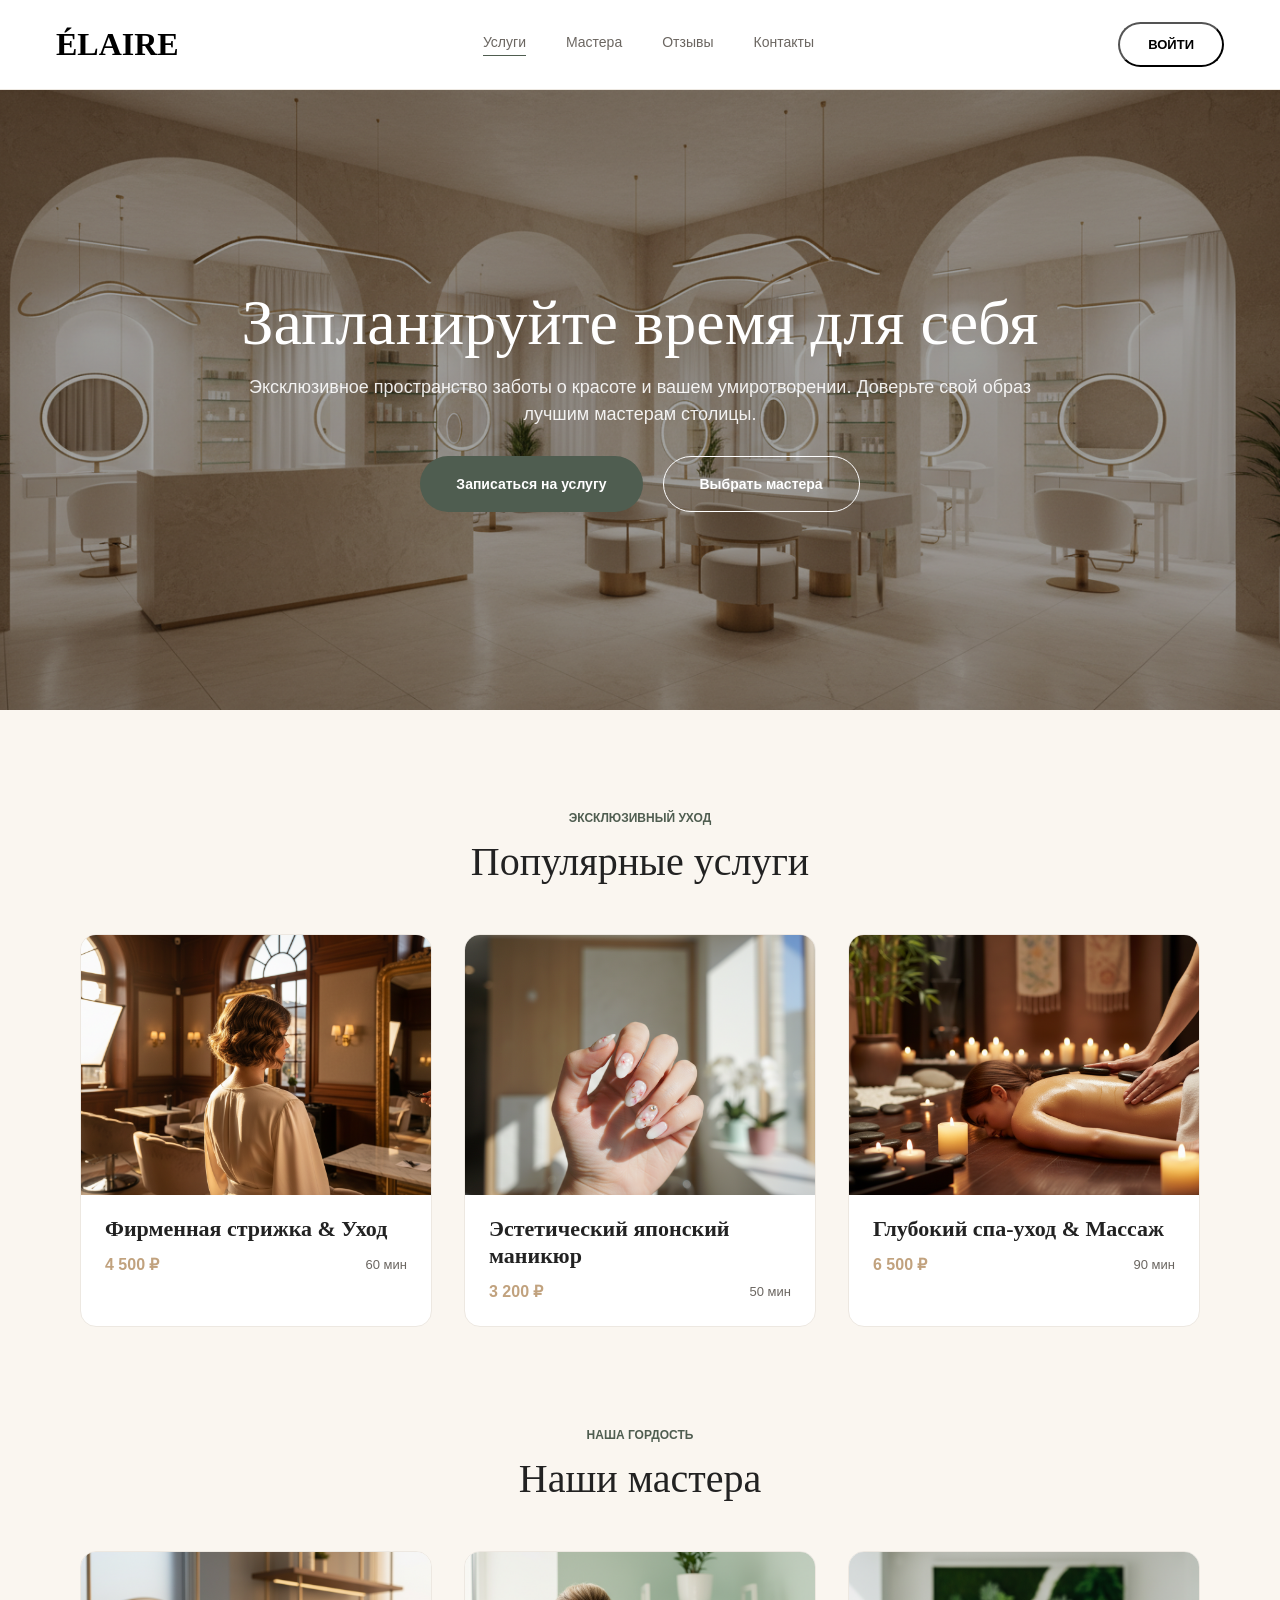
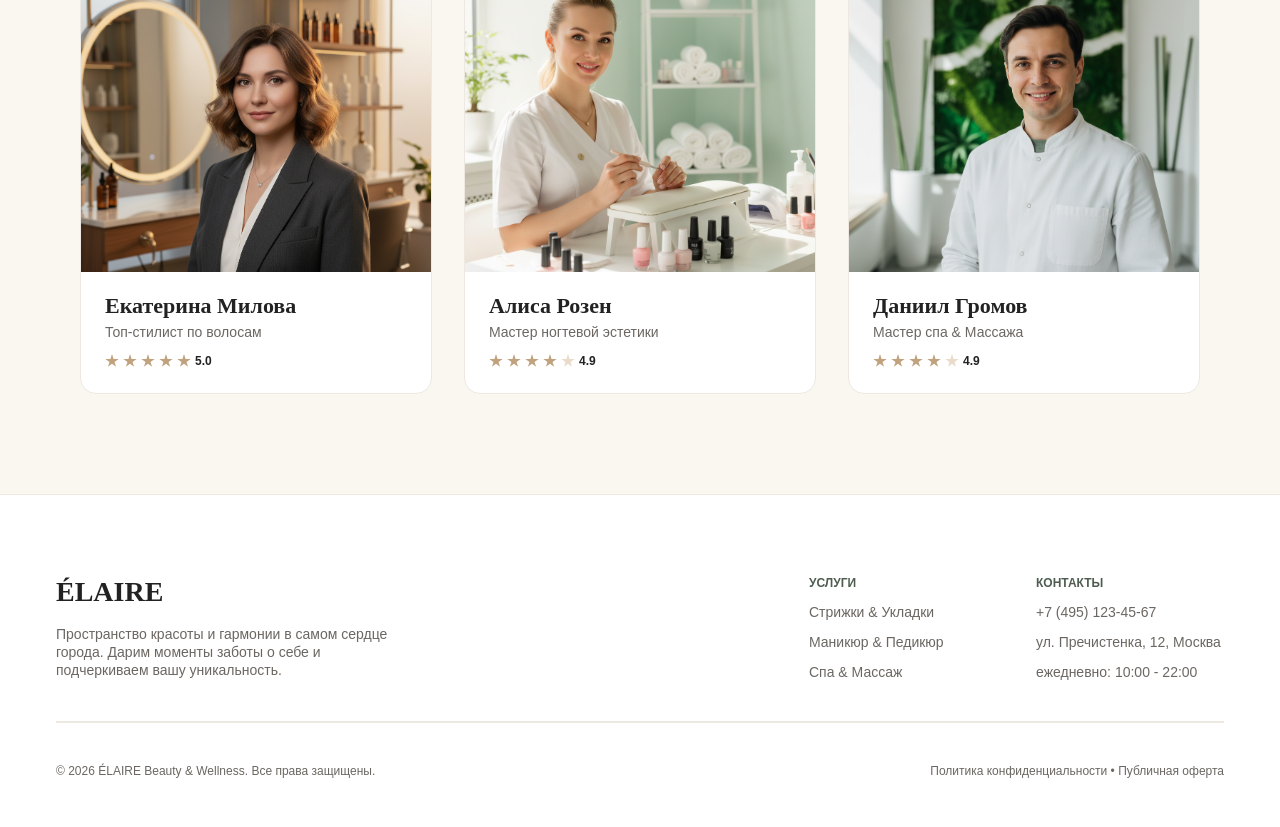
<file: frontend-1-complete/index.html>
<!DOCTYPE html>
<html lang="ru">
  <head>
    <meta charset="UTF-8" />
    <link rel="icon" type="image/svg+xml" href="/favicon.svg" />
    <meta name="viewport" content="width=device-width, initial-scale=1.0" />
    <title>ÉLAIRE — Салон услуг</title>
    <link rel="stylesheet" href="home.css" />
  </head>
  <body>
    <div class="page">
      <!-- header -->
      <header class="header">
        <div class="logo">
          <span class="logo-text">ÉLAIRE</span>
        </div>
        <nav class="nav-links">
          <div class="nav-item active"><a href="#">Услуги</a></div>
          <div class="nav-item"><a href="#">Мастера</a></div>
          <div class="nav-item"><a href="#">Отзывы</a></div>
          <div class="nav-item"><a href="#">Контакты</a></div>
        </nav>
        <button class="login-button"><span>Войти</span></button>
      </header>

      <!-- hero -->
      <section class="hero">
        <div class="hero-text-container">
          <h1 class="hero-title">Запланируйте время для себя</h1>
          <p class="hero-desc">
            Эксклюзивное пространство заботы о красоте и вашем умиротворении.
            Доверьте свой образ лучшим мастерам столицы.
          </p>
        </div>
        <div class="hero-ctas">
          <button
            class="cta-service"
            onclick="window.location.href='services.html'"
          >
            Записаться на услугу
          </button>
          <button class="cta-master">Выбрать мастера</button>
        </div>
      </section>

      <!-- popular services -->
      <section class="popular-services">
        <div class="section-header">
          <span class="section-tag">Эксклюзивный уход</span>
          <h2 class="section-title">Популярные услуги</h2>
        </div>
        <div class="services-grid">
          <article class="service-card">
            <div
              class="service-card-image"
              style="background-image: url('images/service-haircut.png')"
            ></div>
            <div class="service-card-body">
              <h3 class="service-card-title">Фирменная стрижка &amp; Уход</h3>
              <div class="service-card-meta">
                <span class="price">4 500 ₽</span>
                <span class="duration">60 мин</span>
              </div>
            </div>
          </article>
          <article class="service-card">
            <div
              class="service-card-image"
              style="background-image: url('images/service-manicure.png')"
            ></div>
            <div class="service-card-body">
              <h3 class="service-card-title">Эстетический японский маникюр</h3>
              <div class="service-card-meta">
                <span class="price">3 200 ₽</span>
                <span class="duration">50 мин</span>
              </div>
            </div>
          </article>
          <article class="service-card">
            <div
              class="service-card-image"
              style="background-image: url('images/service-spa.png')"
            ></div>
            <div class="service-card-body">
              <h3 class="service-card-title">Глубокий спа-уход &amp; Массаж</h3>
              <div class="service-card-meta">
                <span class="price">6 500 ₽</span>
                <span class="duration">90 мин</span>
              </div>
            </div>
          </article>
        </div>
      </section>

      <!-- our masters -->
      <section class="our-masters">
        <div class="section-header">
          <span class="section-tag">Наша гордость</span>
          <h2 class="section-title">Наши мастера</h2>
        </div>
        <div class="masters-grid">
          <article class="master-card">
            <div
              class="master-card-image"
              style="background-image: url('images/master-ekaterina.png')"
            ></div>
            <div class="master-card-body">
              <div class="master-info">
                <h3 class="master-name">Екатерина Милова</h3>
                <span class="master-role">Топ-стилист по волосам</span>
              </div>
              <div class="stars">
                <span class="star"></span>
                <span class="star"></span>
                <span class="star"></span>
                <span class="star"></span>
                <span class="star"></span>
                <span class="rating">5.0</span>
              </div>
            </div>
          </article>
          <article class="master-card">
            <div
              class="master-card-image"
              style="background-image: url('images/master-alisa.png')"
            ></div>
            <div class="master-card-body">
              <div class="master-info">
                <h3 class="master-name">Алиса Розен</h3>
                <span class="master-role">Мастер ногтевой эстетики</span>
              </div>
              <div class="stars">
                <span class="star"></span>
                <span class="star"></span>
                <span class="star"></span>
                <span class="star"></span>
                <span class="star star-empty"></span>
                <span class="rating">4.9</span>
              </div>
            </div>
          </article>
          <article class="master-card">
            <div
              class="master-card-image"
              style="background-image: url('images/master-daniil.png')"
            ></div>
            <div class="master-card-body">
              <div class="master-info">
                <h3 class="master-name">Даниил Громов</h3>
                <span class="master-role">Мастер спа &amp; Массажа</span>
              </div>
              <div class="stars">
                <span class="star"></span>
                <span class="star"></span>
                <span class="star"></span>
                <span class="star"></span>
                <span class="star star-empty"></span>
                <span class="rating">4.9</span>
              </div>
            </div>
          </article>
        </div>
      </section>

      <!-- footer -->
      <footer class="footer">
        <div class="footer-top">
          <div class="footer-brand">
            <span class="brand-name">ÉLAIRE</span>
            <span class="brand-desc"
              >Пространство красоты и гармонии в самом сердце города. Дарим
              моменты заботы о себе и подчеркиваем вашу уникальность.</span
            >
          </div>
          <div class="footer-links-row">
            <div class="links-col" style="width: 147px">
              <span class="col-title">Услуги</span>
              <a href="#">Стрижки &amp; Укладки</a>
              <a href="#">Маникюр &amp; Педикюр</a>
              <a href="#">Спа &amp; Массаж</a>
            </div>
            <div class="links-col" style="width: 188px">
              <span class="col-title">Контакты</span>
              <a href="#">+7 (495) 123-45-67</a>
              <a href="#">ул. Пречистенка, 12, Москва</a>
              <a href="#">ежедневно: 10:00 - 22:00</a>
            </div>
          </div>
        </div>
        <div class="footer-line"></div>
        <div class="footer-bottom">
          <span class="copy"
            >© 2026 ÉLAIRE Beauty &amp; Wellness. Все права защищены.</span
          >
          <span class="legal"
            >Политика конфиденциальности • Публичная оферта</span
          >
        </div>
      </footer>
    </div>
  </body>
</html>
</file>
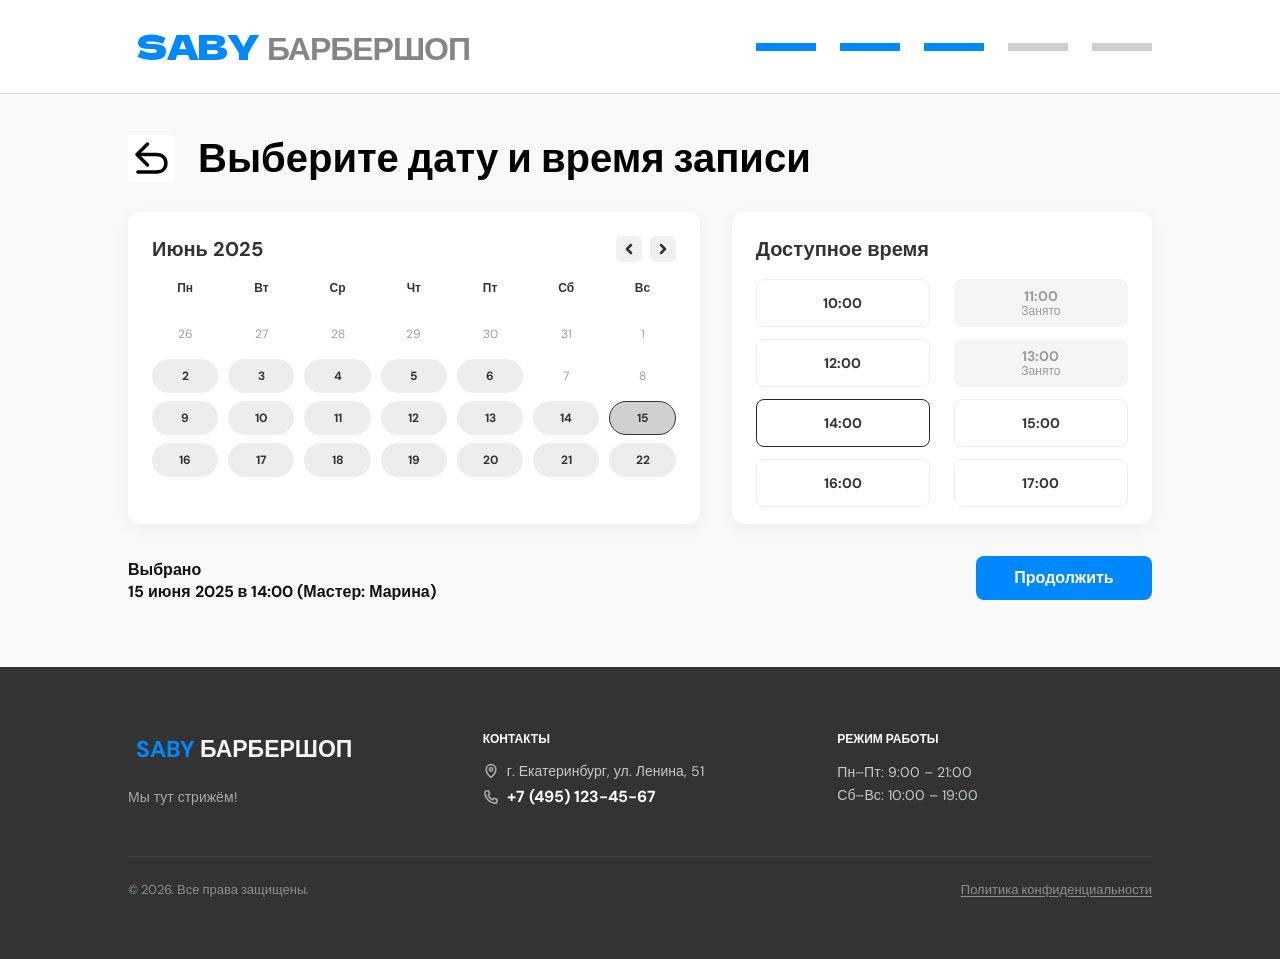
<file: frontend-1-practice/index.html>
<!DOCTYPE html>
<html lang="ru">
  <head>
    <meta charset="UTF-8" />
    <meta name="viewport" content="width=device-width, initial-scale=1.0" />
    <meta
      name="description"
      content="Выбор даты и времени записи в SABY Барбершоп."
    />
    <title>Выбор даты и времени — SABY Барбершоп</title>
    <link rel="stylesheet" href="styles.css" />
  </head>
  <body>
    <div class="booking-page">
      <header class="site-header">
        <div class="site-header__inner">
          <div class="site-brand" aria-label="SABY Барбершоп">
            <span class="site-brand__accent">SABY</span>
            <span class="site-brand__name">БАРБЕРШОП</span>
          </div>

          <nav class="booking-steps" aria-label="Этапы записи">
            <ol class="booking-steps__list">
              <li class="booking-steps__step booking-steps__step--done">
                <span class="booking-steps__bar" aria-hidden="true"></span>
                <span class="visually-hidden">Выбор мастера — пройден</span>
              </li>
              <li class="booking-steps__step booking-steps__step--done">
                <span class="booking-steps__bar" aria-hidden="true"></span>
                <span class="visually-hidden">Выбор услуг — пройден</span>
              </li>
              <li class="booking-steps__step booking-steps__step--current" aria-current="step">
                <span class="booking-steps__bar" aria-hidden="true"></span>
                <span class="visually-hidden">Дата и время — текущий этап</span>
              </li>
              <li class="booking-steps__step">
                <span class="booking-steps__bar" aria-hidden="true"></span>
                <span class="visually-hidden">Контактные данные</span>
              </li>
              <li class="booking-steps__step">
                <span class="booking-steps__bar" aria-hidden="true"></span>
                <span class="visually-hidden">Подтверждение записи</span>
              </li>
            </ol>
          </nav>
        </div>
      </header>

      <main class="booking-main">
        <div class="booking-main__inner">
          <div class="page-heading">
            <button class="page-heading__back" type="button" aria-label="Назад к выбору услуг">
              <svg class="page-heading__back-icon" viewBox="0 0 48 48" aria-hidden="true" focusable="false">
                <path d="M20 8 8 20l12 12" />
                <path d="M9 20h21c7 0 11 4 11 10s-4 10-11 10H9" />
              </svg>
            </button>
            <h1 class="page-heading__title">Выберите дату и время записи</h1>
          </div>

          <div class="booking-panels">
            <section class="calendar-card" aria-labelledby="calendar-title">
              <div class="calendar-card__top">
                <h2 class="calendar-card__title" id="calendar-title">Июнь 2025</h2>
                <div class="calendar-card__controls">
                  <button class="month-button" type="button" aria-label="Предыдущий месяц">
                    <svg class="month-button__icon" viewBox="0 0 16 16" aria-hidden="true" focusable="false">
                      <path d="m10 4-4 4 4 4" />
                    </svg>
                  </button>
                  <button class="month-button" type="button" aria-label="Следующий месяц">
                    <svg class="month-button__icon" viewBox="0 0 16 16" aria-hidden="true" focusable="false">
                      <path d="m6 4 4 4-4 4" />
                    </svg>
                  </button>
                </div>
              </div>

              <div class="calendar-card__weekdays" aria-hidden="true">
                <span class="calendar-card__weekday">Пн</span>
                <span class="calendar-card__weekday">Вт</span>
                <span class="calendar-card__weekday">Ср</span>
                <span class="calendar-card__weekday">Чт</span>
                <span class="calendar-card__weekday">Пт</span>
                <span class="calendar-card__weekday">Сб</span>
                <span class="calendar-card__weekday">Вс</span>
              </div>

              <div class="calendar-card__dates" role="group" aria-label="Доступные даты июня 2025 года">
                <span class="calendar-date calendar-date--outside" aria-hidden="true">26</span>
                <span class="calendar-date calendar-date--outside" aria-hidden="true">27</span>
                <span class="calendar-date calendar-date--outside" aria-hidden="true">28</span>
                <span class="calendar-date calendar-date--outside" aria-hidden="true">29</span>
                <span class="calendar-date calendar-date--outside" aria-hidden="true">30</span>
                <span class="calendar-date calendar-date--outside" aria-hidden="true">31</span>
                <button class="calendar-date calendar-date--unavailable" type="button" aria-label="1 июня 2025, нет записи" disabled>1</button>

                <button class="calendar-date calendar-date--available" type="button" aria-label="2 июня 2025" aria-pressed="false">2</button>
                <button class="calendar-date calendar-date--available" type="button" aria-label="3 июня 2025" aria-pressed="false">3</button>
                <button class="calendar-date calendar-date--available" type="button" aria-label="4 июня 2025" aria-pressed="false">4</button>
                <button class="calendar-date calendar-date--available" type="button" aria-label="5 июня 2025" aria-pressed="false">5</button>
                <button class="calendar-date calendar-date--available" type="button" aria-label="6 июня 2025" aria-pressed="false">6</button>
                <button class="calendar-date calendar-date--unavailable" type="button" aria-label="7 июня 2025, нет записи" disabled>7</button>
                <button class="calendar-date calendar-date--unavailable" type="button" aria-label="8 июня 2025, нет записи" disabled>8</button>

                <button class="calendar-date calendar-date--available" type="button" aria-label="9 июня 2025" aria-pressed="false">9</button>
                <button class="calendar-date calendar-date--available" type="button" aria-label="10 июня 2025" aria-pressed="false">10</button>
                <button class="calendar-date calendar-date--available" type="button" aria-label="11 июня 2025" aria-pressed="false">11</button>
                <button class="calendar-date calendar-date--available" type="button" aria-label="12 июня 2025" aria-pressed="false">12</button>
                <button class="calendar-date calendar-date--available" type="button" aria-label="13 июня 2025" aria-pressed="false">13</button>
                <button class="calendar-date calendar-date--available" type="button" aria-label="14 июня 2025" aria-pressed="false">14</button>
                <button class="calendar-date calendar-date--available calendar-date--selected" type="button" aria-label="15 июня 2025" aria-pressed="true">15</button>

                <button class="calendar-date calendar-date--available" type="button" aria-label="16 июня 2025" aria-pressed="false">16</button>
                <button class="calendar-date calendar-date--available" type="button" aria-label="17 июня 2025" aria-pressed="false">17</button>
                <button class="calendar-date calendar-date--available" type="button" aria-label="18 июня 2025" aria-pressed="false">18</button>
                <button class="calendar-date calendar-date--available" type="button" aria-label="19 июня 2025" aria-pressed="false">19</button>
                <button class="calendar-date calendar-date--available" type="button" aria-label="20 июня 2025" aria-pressed="false">20</button>
                <button class="calendar-date calendar-date--available" type="button" aria-label="21 июня 2025" aria-pressed="false">21</button>
                <button class="calendar-date calendar-date--available" type="button" aria-label="22 июня 2025" aria-pressed="false">22</button>
              </div>
            </section>

            <section class="time-card" aria-labelledby="time-title">
              <h2 class="time-card__title" id="time-title">Доступное время</h2>
              <div class="time-card__slots" role="group" aria-label="Время записи на 15 июня">
                <button class="time-slot" type="button" aria-pressed="false">10:00</button>
                <button class="time-slot time-slot--busy" type="button" disabled>
                  <span class="time-slot__hour">11:00</span>
                  <span class="time-slot__status">Занято</span>
                </button>
                <button class="time-slot" type="button" aria-pressed="false">12:00</button>
                <button class="time-slot time-slot--busy" type="button" disabled>
                  <span class="time-slot__hour">13:00</span>
                  <span class="time-slot__status">Занято</span>
                </button>
                <button class="time-slot time-slot--selected" type="button" aria-pressed="true">14:00</button>
                <button class="time-slot" type="button" aria-pressed="false">15:00</button>
                <button class="time-slot" type="button" aria-pressed="false">16:00</button>
                <button class="time-slot" type="button" aria-pressed="false">17:00</button>
              </div>
            </section>
          </div>

          <div class="selection-bar" aria-label="Выбранная запись">
            <div class="selection-bar__details">
              <p class="selection-bar__label">Выбрано</p>
              <p class="selection-bar__value">
                <time class="selection-bar__date" datetime="2025-06-15T14:00">15 июня 2025 в 14:00</time>
                <span class="selection-bar__master">(Мастер: Марина)</span>
              </p>
            </div>
            <button class="selection-bar__button" type="button">Продолжить</button>
          </div>
        </div>
      </main>

      <footer class="site-footer">
        <div class="site-footer__inner">
          <div class="site-footer__columns">
            <div class="footer-brand">
              <div class="footer-brand__logo" aria-label="SABY Барбершоп">
                <span class="footer-brand__accent">SABY</span>
                <span class="footer-brand__name">БАРБЕРШОП</span>
              </div>
              <p class="footer-brand__tagline">Мы тут стрижём!</p>
            </div>

            <section class="footer-info" aria-labelledby="contacts-title">
              <h2 class="footer-info__heading" id="contacts-title">Контакты</h2>
              <p class="footer-info__line">
                <svg class="footer-info__icon" viewBox="0 0 20 20" aria-hidden="true" focusable="false">
                  <path d="M10 18s6-5.3 6-10a6 6 0 0 0-12 0c0 4.7 6 10 6 10Z" />
                  <circle cx="10" cy="8" r="2" />
                </svg>
                <span class="footer-info__address">г. Екатеринбург, ул. Ленина, 51</span>
              </p>
              <p class="footer-info__line">
                <svg class="footer-info__icon" viewBox="0 0 20 20" aria-hidden="true" focusable="false">
                  <path d="M4.1 2.5h3l1.3 4-2 1.4a12 12 0 0 0 5.7 5.7l1.4-2 4 1.3v3c0 1-.8 1.8-1.8 1.8A13.7 13.7 0 0 1 2.3 4.3c0-1 .8-1.8 1.8-1.8Z" />
                </svg>
                <a class="footer-info__phone" href="tel:+74951234567">+7 (495) 123-45-67</a>
              </p>
            </section>

            <section class="footer-hours" aria-labelledby="hours-title">
              <h2 class="footer-hours__heading" id="hours-title">Режим работы</h2>
              <p class="footer-hours__line">Пн–Пт: 9:00 – 21:00</p>
              <p class="footer-hours__line">Сб–Вс: 10:00 – 19:00</p>
            </section>
          </div>

          <div class="site-footer__bottom">
            <small class="site-footer__copyright">© 2026. Все права защищены.</small>
            <span class="site-footer__policy">Политика конфиденциальности</span>
          </div>
        </div>
      </footer>
    </div>
  </body>
</html>
</file>
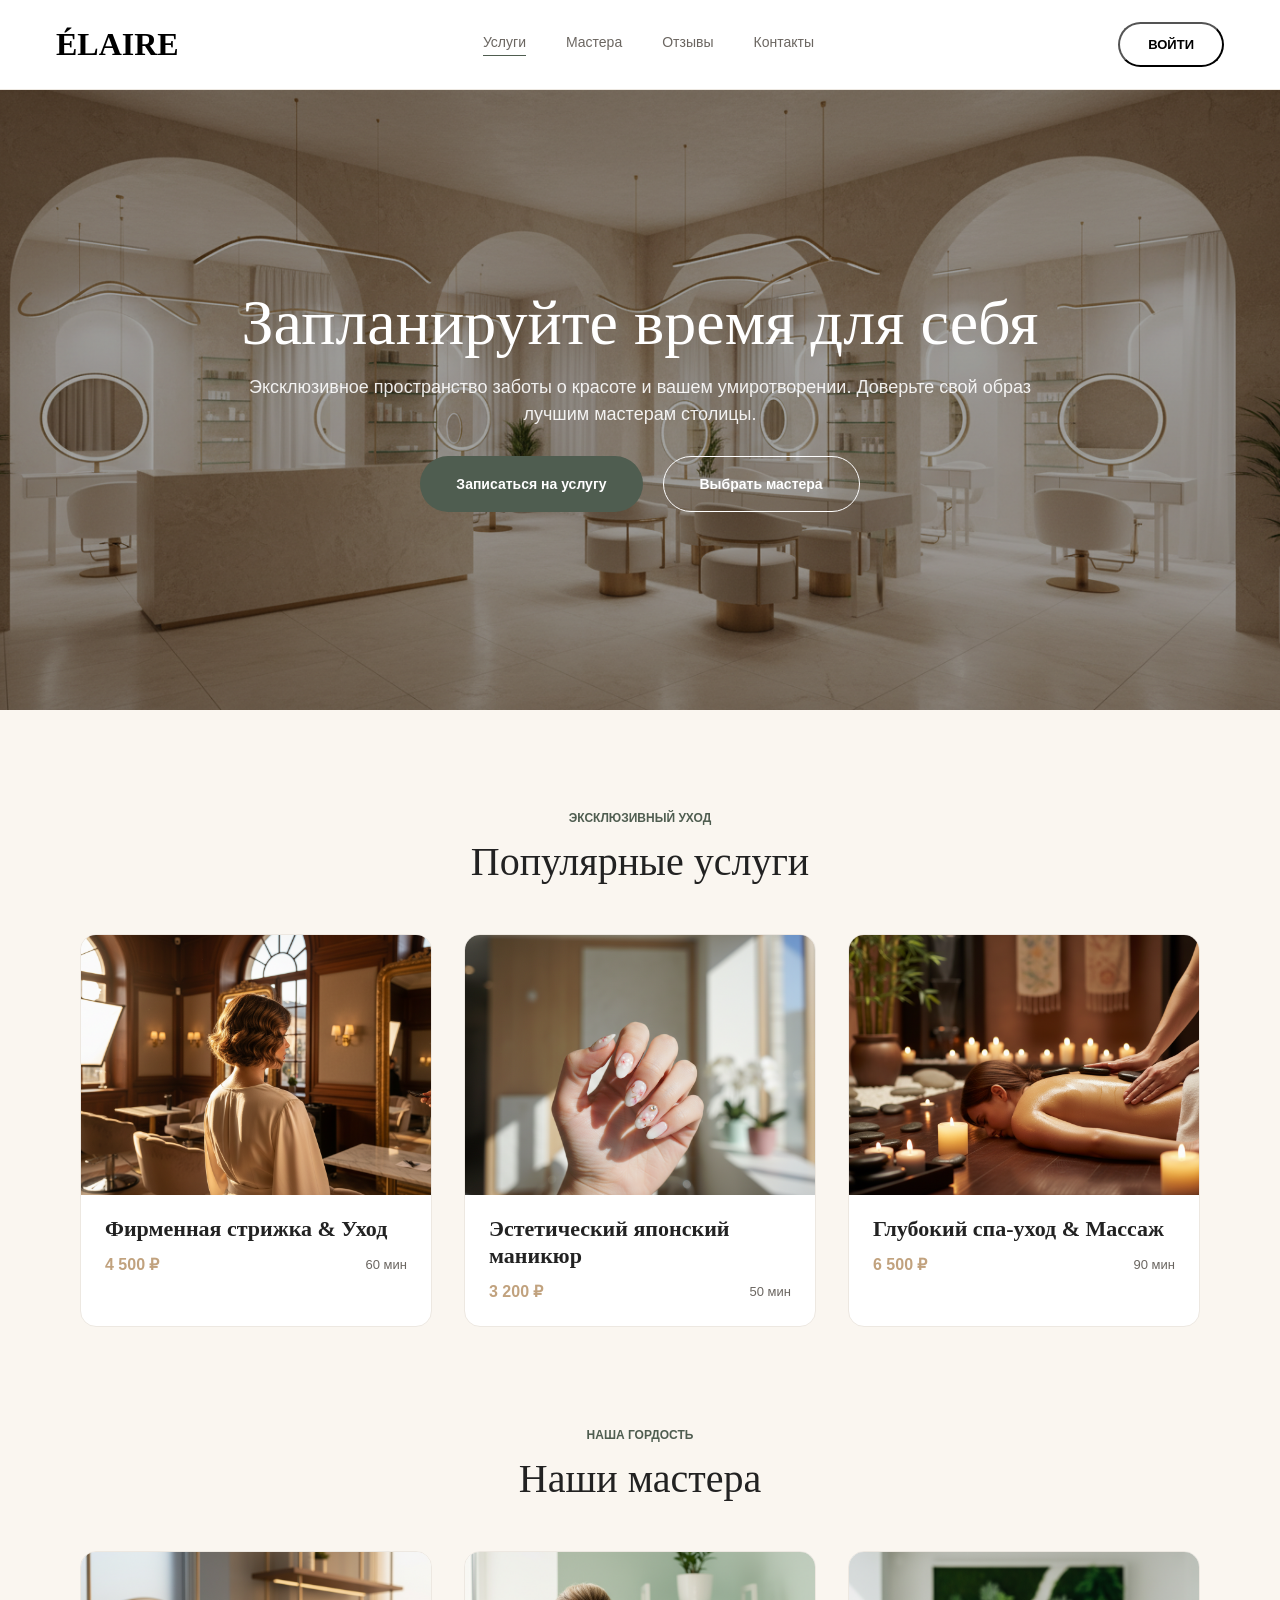
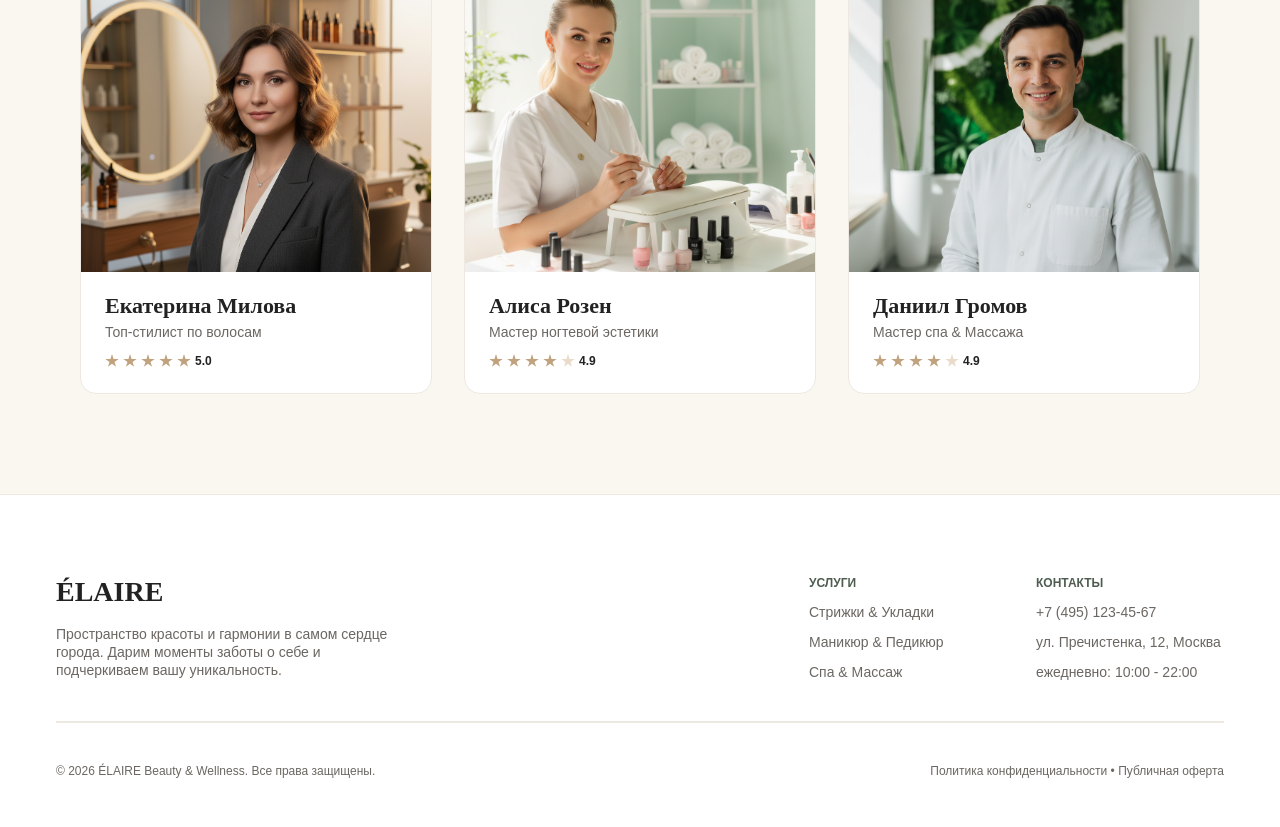
<file: frontend-2-complete/index.html>
<!DOCTYPE html>
<html lang="ru">
  <head>
    <meta charset="UTF-8" />
    <link rel="icon" type="image/svg+xml" href="/favicon.svg" />
    <meta name="viewport" content="width=device-width, initial-scale=1.0" />
    <title>ÉLAIRE — Салон услуг</title>
    <link rel="stylesheet" href="home.css" />
  </head>
  <body>
    <div class="page">
      <!-- header -->
      <header class="header">
        <div class="logo">
          <span class="logo-text">ÉLAIRE</span>
        </div>
        <nav class="nav-links">
          <div class="nav-item active"><a href="#">Услуги</a></div>
          <div class="nav-item"><a href="#">Мастера</a></div>
          <div class="nav-item"><a href="#">Отзывы</a></div>
          <div class="nav-item"><a href="#">Контакты</a></div>
        </nav>
        <button class="login-button"><span>Войти</span></button>
      </header>

      <!-- hero -->
      <section class="hero">
        <div class="hero-text-container">
          <h1 class="hero-title">Запланируйте время для себя</h1>
          <p class="hero-desc">
            Эксклюзивное пространство заботы о красоте и вашем умиротворении.
            Доверьте свой образ лучшим мастерам столицы.
          </p>
        </div>
        <div class="hero-ctas">
          <button class="cta-service">Записаться на услугу</button>
          <button class="cta-master">Выбрать мастера</button>
        </div>
      </section>

      <!-- popular services -->
      <section class="popular-services">
        <div class="section-header">
          <span class="section-tag">Эксклюзивный уход</span>
          <h2 class="section-title">Популярные услуги</h2>
        </div>
        <div class="services-grid">
          <article class="service-card">
            <div
              class="service-card-image"
              style="background-image: url('images/service-haircut.png')"
            ></div>
            <div class="service-card-body">
              <h3 class="service-card-title">Фирменная стрижка &amp; Уход</h3>
              <div class="service-card-meta">
                <span class="price">4 500 ₽</span>
                <span class="duration">60 мин</span>
              </div>
            </div>
          </article>
          <article class="service-card">
            <div
              class="service-card-image"
              style="background-image: url('images/service-manicure.png')"
            ></div>
            <div class="service-card-body">
              <h3 class="service-card-title">Эстетический японский маникюр</h3>
              <div class="service-card-meta">
                <span class="price">3 200 ₽</span>
                <span class="duration">50 мин</span>
              </div>
            </div>
          </article>
          <article class="service-card">
            <div
              class="service-card-image"
              style="background-image: url('images/service-spa.png')"
            ></div>
            <div class="service-card-body">
              <h3 class="service-card-title">Глубокий спа-уход &amp; Массаж</h3>
              <div class="service-card-meta">
                <span class="price">6 500 ₽</span>
                <span class="duration">90 мин</span>
              </div>
            </div>
          </article>
        </div>
      </section>

      <!-- our masters -->
      <section class="our-masters">
        <div class="section-header">
          <span class="section-tag">Наша гордость</span>
          <h2 class="section-title">Наши мастера</h2>
        </div>
        <div class="masters-grid">
          <article class="master-card">
            <div
              class="master-card-image"
              style="background-image: url('images/master-ekaterina.png')"
            ></div>
            <div class="master-card-body">
              <div class="master-info">
                <h3 class="master-name">Екатерина Милова</h3>
                <span class="master-role">Топ-стилист по волосам</span>
              </div>
              <div class="stars">
                <span class="star"></span>
                <span class="star"></span>
                <span class="star"></span>
                <span class="star"></span>
                <span class="star"></span>
                <span class="rating">5.0</span>
              </div>
            </div>
          </article>
          <article class="master-card">
            <div
              class="master-card-image"
              style="background-image: url('images/master-alisa.png')"
            ></div>
            <div class="master-card-body">
              <div class="master-info">
                <h3 class="master-name">Алиса Розен</h3>
                <span class="master-role">Мастер ногтевой эстетики</span>
              </div>
              <div class="stars">
                <span class="star"></span>
                <span class="star"></span>
                <span class="star"></span>
                <span class="star"></span>
                <span class="star star-empty"></span>
                <span class="rating">4.9</span>
              </div>
            </div>
          </article>
          <article class="master-card">
            <div
              class="master-card-image"
              style="background-image: url('images/master-daniil.png')"
            ></div>
            <div class="master-card-body">
              <div class="master-info">
                <h3 class="master-name">Даниил Громов</h3>
                <span class="master-role">Мастер спа &amp; Массажа</span>
              </div>
              <div class="stars">
                <span class="star"></span>
                <span class="star"></span>
                <span class="star"></span>
                <span class="star"></span>
                <span class="star star-empty"></span>
                <span class="rating">4.9</span>
              </div>
            </div>
          </article>
        </div>
      </section>

      <!-- footer -->
      <footer class="footer">
        <div class="footer-top">
          <div class="footer-brand">
            <span class="brand-name">ÉLAIRE</span>
            <span class="brand-desc"
              >Пространство красоты и гармонии в самом сердце города. Дарим
              моменты заботы о себе и подчеркиваем вашу уникальность.</span
            >
          </div>
          <div class="footer-links-row">
            <div class="links-col" style="width: 147px">
              <span class="col-title">Услуги</span>
              <a href="#">Стрижки &amp; Укладки</a>
              <a href="#">Маникюр &amp; Педикюр</a>
              <a href="#">Спа &amp; Массаж</a>
            </div>
            <div class="links-col" style="width: 188px">
              <span class="col-title">Контакты</span>
              <a href="#">+7 (495) 123-45-67</a>
              <a href="#">ул. Пречистенка, 12, Москва</a>
              <a href="#">ежедневно: 10:00 - 22:00</a>
            </div>
          </div>
        </div>
        <div class="footer-line"></div>
        <div class="footer-bottom">
          <span class="copy"
            >© 2026 ÉLAIRE Beauty &amp; Wellness. Все права защищены.</span
          >
          <span class="legal"
            >Политика конфиденциальности • Публичная оферта</span
          >
        </div>
      </footer>
    </div>
    <script src="./home.js"></script>
  </body>
</html>
</file>
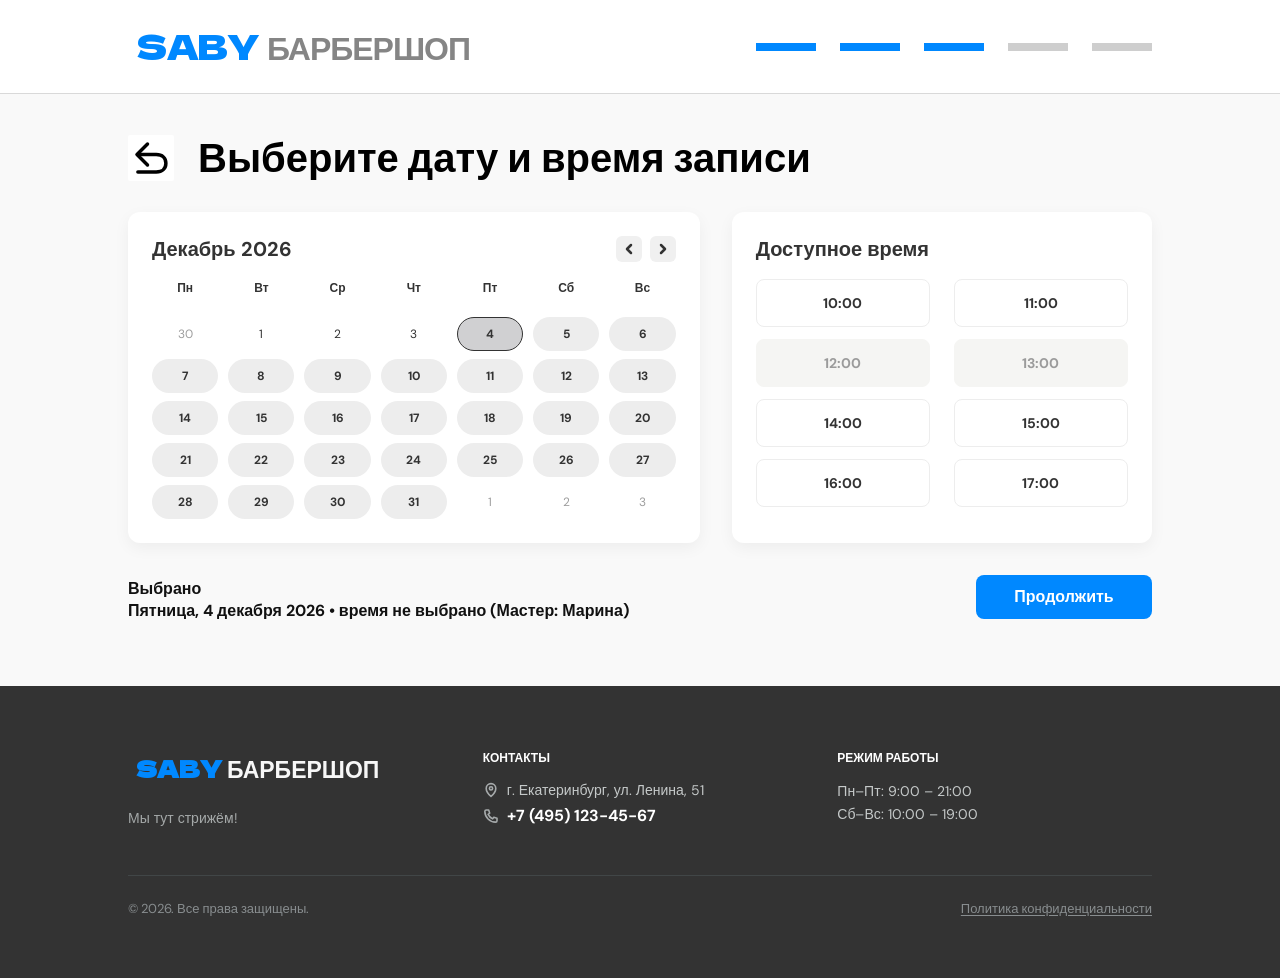
<file: frontend-2-practice/index.html>
<!DOCTYPE html>
<html lang="ru">
  <head>
    <meta charset="UTF-8" />
    <meta name="viewport" content="width=device-width, initial-scale=1.0" />
    <meta
      name="description"
      content="Выбор даты и времени записи в SABY Барбершоп."
    />
    <title>Выбор даты и времени — SABY Барбершоп</title>
    <link rel="stylesheet" href="styles.css" />
  </head>
  <body>
    <div class="booking-page">
      <header class="site-header">
        <div class="site-header__inner">
          <div class="site-brand" aria-label="SABY Барбершоп">
            <span class="site-brand__accent">SABY</span>
            <span class="site-brand__name">БАРБЕРШОП</span>
          </div>

          <nav class="booking-steps" aria-label="Этапы записи">
            <ol class="booking-steps__list">
              <li class="booking-steps__step booking-steps__step--done">
                <span class="booking-steps__bar" aria-hidden="true"></span>
                <span class="visually-hidden">Выбор мастера — пройден</span>
              </li>
              <li class="booking-steps__step booking-steps__step--done">
                <span class="booking-steps__bar" aria-hidden="true"></span>
                <span class="visually-hidden">Выбор услуг — пройден</span>
              </li>
              <li class="booking-steps__step booking-steps__step--current" aria-current="step">
                <span class="booking-steps__bar" aria-hidden="true"></span>
                <span class="visually-hidden">Дата и время — текущий этап</span>
              </li>
              <li class="booking-steps__step">
                <span class="booking-steps__bar" aria-hidden="true"></span>
                <span class="visually-hidden">Контактные данные</span>
              </li>
              <li class="booking-steps__step">
                <span class="booking-steps__bar" aria-hidden="true"></span>
                <span class="visually-hidden">Подтверждение записи</span>
              </li>
            </ol>
          </nav>
        </div>
      </header>

      <main class="booking-main">
        <div class="booking-main__inner">
          <div class="page-heading">
            <button class="page-heading__back" type="button" aria-label="Назад к выбору услуг">
              <svg class="page-heading__back-icon" viewBox="0 0 48 48" aria-hidden="true" focusable="false">
                <path d="M20 8 8 20l12 12" />
                <path d="M9 20h21c7 0 11 4 11 10s-4 10-11 10H9" />
              </svg>
            </button>
            <h1 class="page-heading__title">Выберите дату и время записи</h1>
          </div>

          <div class="booking-panels">
            <section class="calendar-card" aria-labelledby="calendar-title">
              <div class="calendar-card__top">
                <h2 class="calendar-card__title" id="calendar-title">Июнь 2025</h2>
                <div class="calendar-card__controls">
                  <button class="month-button" type="button" aria-label="Предыдущий месяц">
                    <svg class="month-button__icon" viewBox="0 0 16 16" aria-hidden="true" focusable="false">
                      <path d="m10 4-4 4 4 4" />
                    </svg>
                  </button>
                  <button class="month-button" type="button" aria-label="Следующий месяц">
                    <svg class="month-button__icon" viewBox="0 0 16 16" aria-hidden="true" focusable="false">
                      <path d="m6 4 4 4-4 4" />
                    </svg>
                  </button>
                </div>
              </div>

              <div class="calendar-card__weekdays" aria-hidden="true">
                <span class="calendar-card__weekday">Пн</span>
                <span class="calendar-card__weekday">Вт</span>
                <span class="calendar-card__weekday">Ср</span>
                <span class="calendar-card__weekday">Чт</span>
                <span class="calendar-card__weekday">Пт</span>
                <span class="calendar-card__weekday">Сб</span>
                <span class="calendar-card__weekday">Вс</span>
              </div>

              <div class="calendar-card__dates" role="group" aria-label="Доступные даты июня 2025 года">
                <span class="calendar-date calendar-date--outside" aria-hidden="true">26</span>
                <span class="calendar-date calendar-date--outside" aria-hidden="true">27</span>
                <span class="calendar-date calendar-date--outside" aria-hidden="true">28</span>
                <span class="calendar-date calendar-date--outside" aria-hidden="true">29</span>
                <span class="calendar-date calendar-date--outside" aria-hidden="true">30</span>
                <span class="calendar-date calendar-date--outside" aria-hidden="true">31</span>
                <button class="calendar-date calendar-date--unavailable" type="button" aria-label="1 июня 2025, нет записи" disabled>1</button>

                <button class="calendar-date calendar-date--available" type="button" aria-label="2 июня 2025" aria-pressed="false">2</button>
                <button class="calendar-date calendar-date--available" type="button" aria-label="3 июня 2025" aria-pressed="false">3</button>
                <button class="calendar-date calendar-date--available" type="button" aria-label="4 июня 2025" aria-pressed="false">4</button>
                <button class="calendar-date calendar-date--available" type="button" aria-label="5 июня 2025" aria-pressed="false">5</button>
                <button class="calendar-date calendar-date--available" type="button" aria-label="6 июня 2025" aria-pressed="false">6</button>
                <button class="calendar-date calendar-date--unavailable" type="button" aria-label="7 июня 2025, нет записи" disabled>7</button>
                <button class="calendar-date calendar-date--unavailable" type="button" aria-label="8 июня 2025, нет записи" disabled>8</button>

                <button class="calendar-date calendar-date--available" type="button" aria-label="9 июня 2025" aria-pressed="false">9</button>
                <button class="calendar-date calendar-date--available" type="button" aria-label="10 июня 2025" aria-pressed="false">10</button>
                <button class="calendar-date calendar-date--available" type="button" aria-label="11 июня 2025" aria-pressed="false">11</button>
                <button class="calendar-date calendar-date--available" type="button" aria-label="12 июня 2025" aria-pressed="false">12</button>
                <button class="calendar-date calendar-date--available" type="button" aria-label="13 июня 2025" aria-pressed="false">13</button>
                <button class="calendar-date calendar-date--available" type="button" aria-label="14 июня 2025" aria-pressed="false">14</button>
                <button class="calendar-date calendar-date--available calendar-date--selected" type="button" aria-label="15 июня 2025" aria-pressed="true">15</button>

                <button class="calendar-date calendar-date--available" type="button" aria-label="16 июня 2025" aria-pressed="false">16</button>
                <button class="calendar-date calendar-date--available" type="button" aria-label="17 июня 2025" aria-pressed="false">17</button>
                <button class="calendar-date calendar-date--available" type="button" aria-label="18 июня 2025" aria-pressed="false">18</button>
                <button class="calendar-date calendar-date--available" type="button" aria-label="19 июня 2025" aria-pressed="false">19</button>
                <button class="calendar-date calendar-date--available" type="button" aria-label="20 июня 2025" aria-pressed="false">20</button>
                <button class="calendar-date calendar-date--available" type="button" aria-label="21 июня 2025" aria-pressed="false">21</button>
                <button class="calendar-date calendar-date--available" type="button" aria-label="22 июня 2025" aria-pressed="false">22</button>
              </div>
            </section>

            <section class="time-card" aria-labelledby="time-title">
              <h2 class="time-card__title" id="time-title">Доступное время</h2>
              <div class="time-card__slots" role="group" aria-label="Время записи на 15 июня">
                <button class="time-slot" type="button" aria-pressed="false">10:00</button>
                <button class="time-slot time-slot--busy" type="button" disabled>
                  <span class="time-slot__hour">11:00</span>
                  <span class="time-slot__status">Занято</span>
                </button>
                <button class="time-slot" type="button" aria-pressed="false">12:00</button>
                <button class="time-slot time-slot--busy" type="button" disabled>
                  <span class="time-slot__hour">13:00</span>
                  <span class="time-slot__status">Занято</span>
                </button>
                <button class="time-slot time-slot--selected" type="button" aria-pressed="true">14:00</button>
                <button class="time-slot" type="button" aria-pressed="false">15:00</button>
                <button class="time-slot" type="button" aria-pressed="false">16:00</button>
                <button class="time-slot" type="button" aria-pressed="false">17:00</button>
              </div>
            </section>
          </div>

          <div class="selection-bar" aria-label="Выбранная запись">
            <div class="selection-bar__details">
              <p class="selection-bar__label">Выбрано</p>
              <p class="selection-bar__value">
                <time class="selection-bar__date" datetime="2025-06-15T14:00">15 июня 2025 в 14:00</time>
                <span class="selection-bar__master">(Мастер: Марина)</span>
              </p>
            </div>
            <button class="selection-bar__button" type="button">Продолжить</button>
          </div>
        </div>
      </main>

      <footer class="site-footer">
        <div class="site-footer__inner">
          <div class="site-footer__columns">
            <div class="footer-brand">
              <div class="footer-brand__logo" aria-label="SABY Барбершоп">
                <span class="footer-brand__accent">SABY</span>
                <span class="footer-brand__name">БАРБЕРШОП</span>
              </div>
              <p class="footer-brand__tagline">Мы тут стрижём!</p>
            </div>

            <section class="footer-info" aria-labelledby="contacts-title">
              <h2 class="footer-info__heading" id="contacts-title">Контакты</h2>
              <p class="footer-info__line">
                <svg class="footer-info__icon" viewBox="0 0 20 20" aria-hidden="true" focusable="false">
                  <path d="M10 18s6-5.3 6-10a6 6 0 0 0-12 0c0 4.7 6 10 6 10Z" />
                  <circle cx="10" cy="8" r="2" />
                </svg>
                <span class="footer-info__address">г. Екатеринбург, ул. Ленина, 51</span>
              </p>
              <p class="footer-info__line">
                <svg class="footer-info__icon" viewBox="0 0 20 20" aria-hidden="true" focusable="false">
                  <path d="M4.1 2.5h3l1.3 4-2 1.4a12 12 0 0 0 5.7 5.7l1.4-2 4 1.3v3c0 1-.8 1.8-1.8 1.8A13.7 13.7 0 0 1 2.3 4.3c0-1 .8-1.8 1.8-1.8Z" />
                </svg>
                <a class="footer-info__phone" href="tel:+74951234567">+7 (495) 123-45-67</a>
              </p>
            </section>

            <section class="footer-hours" aria-labelledby="hours-title">
              <h2 class="footer-hours__heading" id="hours-title">Режим работы</h2>
              <p class="footer-hours__line">Пн–Пт: 9:00 – 21:00</p>
              <p class="footer-hours__line">Сб–Вс: 10:00 – 19:00</p>
            </section>
          </div>

          <div class="site-footer__bottom">
            <small class="site-footer__copyright">© 2026. Все права защищены.</small>
            <span class="site-footer__policy">Политика конфиденциальности</span>
          </div>
        </div>
      </footer>
    </div>
    <script src="script.js"></script>
  </body>
</html>
</file>
<file: frontend-1-complete/home.css>
/* ===== reset & base ===== */
* {
  margin: 0;
  padding: 0;
  box-sizing: border-box;
}

body {
  min-height: 100vh;
  font-family: "DM Sans", sans-serif;
}

.page {
  display: flex;
  flex-direction: column;
  min-height: 100vh;
  background: #faf6f0;
}

/* ===== header ===== */
.header {
  display: flex;
  flex-direction: row;
  justify-content: space-between;
  align-items: center;
  padding: 0px 56px;
  height: 90px;
  background: #ffffff;
  border-bottom: 1px solid #ede8e1;
}

.logo-text {
  font-family: "Cormorant Garamond", serif;
  font-weight: 600;
  font-size: 32px;
  line-height: 39px;
  cursor: pointer;
}

.nav-links {
  display: flex;
  flex-direction: row;
  gap: 40px;
}

.nav-item {
  padding-bottom: 4px;
  border-bottom: 1.5px solid transparent;
}

.nav-item.active {
  border-bottom-color: #4f5d50;
}

.nav-item a {
  font-size: 14px;
  line-height: 18px;
  color: #6b6661;
  text-decoration: none;
}

.login-button {
  padding: 12px 28px;
  border-radius: 100px;
  background: transparent;
  cursor: pointer;
  font-weight: 600;
  font-size: 13px;
  line-height: 17px;
  text-transform: uppercase;
}

/* ===== hero ===== */
.hero {
  display: flex;
  flex-direction: column;
  justify-content: center;
  align-items: center;
  padding: 0px 80px;
  gap: 28px;
  height: 620px;
  background: linear-gradient(0deg, rgba(0, 0, 0, 0.35), rgba(0, 0, 0, 0.35)),
    url("./images/hero-salon.png") center / cover no-repeat;
}

.hero-text-container {
  display: flex;
  flex-direction: column;
  align-items: center;
  gap: 16px;
  max-width: 800px;
}

.hero-title {
  font-family: "Cormorant Garamond", serif;
  font-weight: 400;
  font-size: 64px;
  line-height: 1.1;
  text-align: center;
  color: #ffffff;
}

.hero-desc {
  font-size: 18px;
  line-height: 1.5;
  text-align: center;
  color: #ffffff;
  opacity: 0.9;
}

.hero-ctas {
  display: flex;
  flex-direction: row;
  gap: 20px;
}

.cta-service {
  padding: 18px 36px;
  background: #4f5d50;
  border-radius: 100px;
  border: none;
  cursor: pointer;
  font-weight: 600;
  font-size: 14px;
  line-height: 18px;
  color: #ffffff;
}

.cta-service:hover {
  background: #3d4a3e;
}

.cta-master {
  padding: 18px 36px;
  background: transparent;
  border: 1px solid #ffffff;
  border-radius: 100px;
  cursor: pointer;
  font-weight: 600;
  font-size: 14px;
  line-height: 18px;
  color: #ffffff;
}

.cta-master:hover {
  background: rgba(255, 255, 255, 0.1);
}

/* ===== section header ===== */
.section-header {
  display: flex;
  flex-direction: column;
  align-items: center;
  gap: 12px;
  width: 100%;
}

.section-tag {
  font-weight: 700;
  font-size: 12px;
  line-height: 16px;
  text-transform: uppercase;
  color: #4f5d50;
}

.section-title {
  font-family: "Cormorant Garamond", serif;
  font-weight: 500;
  font-size: 40px;
  line-height: 48px;
  color: #222222;
}

/* ===== popular services ===== */
.popular-services {
  display: flex;
  flex-direction: column;
  align-items: flex-start;
  padding: 100px 80px 80px;
  gap: 48px;
  background: #faf6f0;
}

.services-grid {
  display: flex;
  flex-direction: row;
  gap: 32px;
  width: 100%;
}

.service-card {
  display: flex;
  flex-direction: column;
  align-items: flex-start;
  gap: 20px;
  flex: 1;
  padding-bottom: 24px;
  background: #ffffff;
  border: 1px solid #ede8e1;
  border-radius: 16px;
  overflow: hidden;
}

.service-card-image {
  width: 100%;
  height: 260px;
  background-size: cover;
  background-position: center;
  background-repeat: no-repeat;
}

.service-card-image--haircut {
  background-image: url("../images/service-haircut.png");
}

.service-card-image--manicure {
  background-image: url("../images/service-manicure.png");
}

.service-card-image--spa {
  background-image: url("../images/service-spa.png");
}

.service-card-body {
  display: flex;
  flex-direction: column;
  gap: 12px;
  padding: 0 24px;
  width: 100%;
}

.service-card-title {
  font-family: "Cormorant Garamond", serif;
  font-weight: 600;
  font-size: 22px;
  line-height: 27px;
  color: #222222;
}

.service-card-meta {
  display: flex;
  flex-direction: row;
  justify-content: space-between;
  align-items: center;
}

.service-card-meta .price {
  font-weight: 600;
  font-size: 16px;
  line-height: 21px;
  color: #c1a27e;
}

.service-card-meta .duration {
  font-size: 13px;
  line-height: 17px;
  color: #6b6661;
}

/* ===== our masters ===== */
.our-masters {
  display: flex;
  flex-direction: column;
  align-items: flex-start;
  padding: 20px 80px 100px;
  gap: 48px;
  background: #faf6f0;
}

.masters-grid {
  display: flex;
  flex-direction: row;
  gap: 32px;
  width: 100%;
}

.master-card {
  display: flex;
  flex-direction: column;
  align-items: flex-start;
  gap: 20px;
  flex: 1;
  padding-bottom: 24px;
  background: #ffffff;
  border: 1px solid #ede8e1;
  border-radius: 16px;
  overflow: hidden;
}

.master-card-image {
  width: 100%;
  height: 320px;
  background-size: cover;
  background-position: center;
  background-repeat: no-repeat;
}

.master-card-image--ekaterina {
  background-image: url("../images/master-ekaterina.png");
}

.master-card-image--alisa {
  background-image: url("../images/master-alisa.png");
}

.master-card-image--daniil {
  background-image: url("../images/master-daniil.png");
}

.master-card-body {
  display: flex;
  flex-direction: column;
  gap: 12px;
  padding: 0 24px;
  width: 100%;
}

.master-info {
  display: flex;
  flex-direction: column;
  gap: 4px;
}

.master-name {
  font-family: "Cormorant Garamond", serif;
  font-weight: 600;
  font-size: 22px;
  line-height: 27px;
  color: #222222;
}

.master-role {
  font-size: 14px;
  line-height: 18px;
  color: #6b6661;
}

.stars {
  display: flex;
  flex-direction: row;
  align-items: center;
  gap: 4px;
}

.star {
  width: 14px;
  height: 14px;
  background: #c1a27e;
  clip-path: polygon(
    50% 0%,
    61% 35%,
    98% 35%,
    68% 57%,
    79% 91%,
    50% 70%,
    21% 91%,
    32% 57%,
    2% 35%,
    39% 35%
  );
}

.star-empty {
  background: #eadbc8;
}

.rating {
  font-weight: 600;
  font-size: 12px;
  line-height: 16px;
  color: #222222;
}

/* ===== footer ===== */
.footer {
  background: #ffffff;
  display: flex;
  flex-direction: column;
  padding: 80px 56px 48px;
  border-top: 1px solid #ede8e1;
  margin-top: auto;
}

.footer-top {
  display: flex;
  flex-direction: row;
  justify-content: space-between;
  gap: 20px;
}

.footer-brand {
  display: flex;
  flex-direction: column;
  gap: 16px;
}

.footer-brand .brand-name {
  font-family: "Cormorant Garamond", serif;
  font-style: normal;
  font-weight: 600;
  font-size: 28px;
  line-height: 34px;
  color: #222222;
}

.footer-brand .brand-desc {
  max-width: 360px;
  font-size: 14px;
  line-height: 18px;
  color: #6b6661;
}

.footer-links-row {
  display: flex;
  flex-direction: row;
  gap: 80px;
}

.links-col {
  display: flex;
  flex-direction: column;
  gap: 12px;
}

.links-col .col-title {
  font-weight: 600;
  font-size: 12px;
  line-height: 16px;
  text-transform: uppercase;
  color: #4f5d50;
}

.links-col a {
  font-size: 14px;
  line-height: 18px;
  color: #6b6661;
  text-decoration: none;
}

.footer-line {
  border: 1px solid #ede8e1;
  margin-top: 40px;
  margin-bottom: 40px;
}

.footer-bottom {
  display: flex;
  flex-direction: row;
  justify-content: space-between;
  align-items: center;
  flex-grow: 0;
}

.footer-bottom .copy {
  font-size: 12px;
  line-height: 16px;
  color: #6b6661;
}

.footer-bottom .legal {
  font-size: 12px;
  line-height: 16px;
  color: #6b6661;
  margin-left: 20px;
}
</file>
<file: frontend-1-practice/styles.css>
/* Стили страницы.
   Пишите здесь. */

@font-face {
  font-family: "DM Sans";
  font-style: normal;
  font-weight: 100 1000;
  font-display: swap;
  src: url("fonts/dm-sans-latin-ext-variable.woff2") format("woff2");
  unicode-range: U+0100-02BA, U+02BD-02C5, U+02C7-02CC, U+02CE-02D7, U+02DD-02FF, U+0304, U+0308, U+0329, U+1D00-1DBF, U+1E00-1E9F, U+1EF2-1EFF, U+2020, U+20A0-20AB, U+20AD-20C0, U+2113, U+2C60-2C7F, U+A720-A7FF;
}

@font-face {
  font-family: "DM Sans";
  font-style: normal;
  font-weight: 100 1000;
  font-display: swap;
  src: url("fonts/dm-sans-latin-variable.woff2") format("woff2");
  unicode-range: U+0000-00FF, U+0131, U+0152-0153, U+02BB-02BC, U+02C6, U+02DA, U+02DC, U+0304, U+0308, U+0329, U+2000-206F, U+20AC, U+2122, U+2191, U+2193, U+2212, U+2215, U+FEFF, U+FFFD;
}

@font-face {
  font-family: "Dela Gothic One";
  font-style: normal;
  font-weight: 400;
  font-display: swap;
  src: url("fonts/dela-gothic-one-latin.woff2") format("woff2");
}

:root {
  color-scheme: light;
  --blue: #0088ff;
  --ink: #111111;
  --text: #333333;
  --page-bg: #f9f9f9;
  --surface: #ffffff;
}

* {
  box-sizing: border-box;
}

body {
  min-width: 320px;
  margin: 0;
  background: var(--page-bg);
  color: var(--ink);
  font-family: "DM Sans", Arial, sans-serif;
}

button {
  font: inherit;
}

.visually-hidden {
  position: absolute;
  width: 1px;
  height: 1px;
  padding: 0;
  overflow: hidden;
  clip: rect(0, 0, 0, 0);
  white-space: nowrap;
  border: 0;
}

.booking-page {
  display: flex;
  flex-direction: column;
  min-height: 100vh;
}

.site-header {
  height: 94px;
  flex: none;
  border-bottom: 1px solid #d9d9d9;
  background: var(--surface);
}

.site-header__inner {
  display: flex;
  align-items: center;
  justify-content: space-between;
  gap: 20px;
  width: 100%;
  max-width: 1120px;
  height: 100%;
  margin: 0 auto;
  padding: 0 48px 0 56px;
}

.site-brand {
  display: inline-flex;
  align-items: baseline;
  gap: 7px;
  flex: none;
  white-space: nowrap;
  line-height: 1;
}

.site-brand__accent {
  display: inline-block;
  color: var(--blue);
  font-family: "Dela Gothic One", sans-serif;
  font-size: 34px;
  font-style: normal;
  font-weight: 400;
  letter-spacing: 0;
}

.site-brand__name {
  color: #858585;
  font-size: 32px;
  font-weight: 700;
  letter-spacing: -1px;
}

.booking-steps__list {
  display: flex;
  align-items: center;
  gap: 24px;
  margin: 0;
  padding: 0;
  list-style: none;
}

.booking-steps__step {
  position: relative;
  width: 60px;
  height: 8px;
  flex: none;
}

.booking-steps__bar {
  display: block;
  width: 100%;
  height: 100%;
  background: #cecece;
}

.booking-steps__step--done .booking-steps__bar,
.booking-steps__step--current .booking-steps__bar {
  background: var(--blue);
}

/* Основная область */
.booking-main {
  flex: 1;
  background: var(--page-bg);
}

.booking-main__inner {
  width: 100%;
  max-width: 1120px;
  margin: 0 auto;
  padding: 40px 48px 64px;
}

.page-heading {
  display: flex;
  align-items: center;
  gap: 24px;
  min-height: 48px;
}

.page-heading__back {
  display: grid;
  place-items: center;
  width: 46px;
  height: 46px;
  flex: none;
  padding: 0;
  border: 0;
  border-radius: 2px;
  background: var(--surface);
  color: #000000;
  cursor: pointer;
  transition: background-color 160ms ease, box-shadow 160ms ease;
}

.page-heading__back:hover {
  background: #ebf5ff;
  box-shadow: 0 2px 8px rgb(0 136 255 / 15%);
}

.page-heading__back-icon {
  width: 42px;
  height: 42px;
  fill: none;
  stroke: currentColor;
  stroke-linecap: round;
  stroke-linejoin: round;
  stroke-width: 4;
}

.page-heading__title {
  margin: 0;
  color: #000000;
  font-size: 40px;
  font-weight: 700;
  line-height: 48px;
}

.booking-panels {
  display: grid;
  grid-template-columns: minmax(0, 1.36fr) minmax(0, 1fr);
  gap: 32px;
  margin-top: 30px;
}

.calendar-card,
.time-card {
  min-height: 312px;
  padding: 24px;
  border-radius: 12px;
  background: var(--surface);
  box-shadow: 0 5px 16px rgb(0 0 0 / 5%);
}

.time-card {
  padding-bottom: 17px;
}

.calendar-card__top {
  display: flex;
  align-items: center;
  justify-content: space-between;
  min-height: 26px;
}

.calendar-card__title,
.time-card__title {
  margin: 0;
  color: var(--text);
  font-size: 20px;
  font-weight: 700;
  line-height: 26px;
}

.calendar-card__controls {
  display: flex;
  gap: 8px;
}

.month-button {
  display: grid;
  place-items: center;
  width: 26px;
  height: 26px;
  padding: 0;
  border: 0;
  border-radius: 6px;
  background: #f0f0f0;
  color: var(--text);
  cursor: pointer;
  transition: background-color 160ms ease, box-shadow 160ms ease;
}

.month-button:hover {
  background: #ddecff;
  box-shadow: 0 2px 6px rgb(0 136 255 / 15%);
}

.month-button__icon {
  width: 16px;
  height: 16px;
  fill: none;
  stroke: currentColor;
  stroke-linecap: round;
  stroke-linejoin: round;
  stroke-width: 2.5;
}

.calendar-card__weekdays,
.calendar-card__dates {
  display: grid;
  grid-template-columns: repeat(7, minmax(0, 1fr));
  column-gap: 10px;
}

.calendar-card__weekdays {
  margin-top: 16px;
}

.calendar-card__weekday {
  color: var(--text);
  font-size: 12px;
  font-weight: 700;
  line-height: 20px;
  text-align: center;
}

.calendar-card__dates {
  row-gap: 8px;
  margin-top: 19px;
}

.calendar-date {
  display: flex;
  align-items: center;
  justify-content: center;
  width: 100%;
  height: 34px;
  padding: 0;
  border: 1px solid transparent;
  border-radius: 999px;
  background: transparent;
  color: var(--text);
  font-size: 12px;
  line-height: 16px;
  text-align: center;
}

.calendar-date--outside,
.calendar-date--unavailable {
  color: #9d9d9d;
}

.calendar-date--unavailable:disabled {
  cursor: default;
}

.calendar-date--available {
  background: #ededed;
  font-weight: 700;
  cursor: pointer;
  transition: background-color 160ms ease, border-color 160ms ease, box-shadow 160ms ease;
}

.calendar-date--available:hover {
  background: #dcecff;
  box-shadow: 0 2px 7px rgb(0 136 255 / 18%);
}

.calendar-date--selected {
  border-color: #333333;
  background: #d0d0d2;
}

.calendar-date--selected:hover {
  border-color: var(--blue);
  background: #dcecff;
}

/* Свободные, занятые и выбранное время */
.time-card__slots {
  display: grid;
  grid-template-columns: repeat(2, minmax(0, 1fr));
  gap: 12px 24px;
  margin-top: 17px;
}

.time-slot {
  display: flex;
  flex-direction: column;
  align-items: center;
  justify-content: center;
  min-height: 48px;
  padding: 4px 8px;
  border: 1px solid #ededed;
  border-radius: 8px;
  background: var(--surface);
  color: var(--text);
  font-size: 14px;
  font-weight: 700;
  line-height: 18px;
  cursor: pointer;
  transition: background-color 160ms ease, border-color 160ms ease, box-shadow 160ms ease;
}

.time-slot:not(:disabled):hover {
  border-color: var(--blue);
  background: #f0f7ff;
  box-shadow: 0 3px 9px rgb(0 136 255 / 12%);
}

.time-slot--selected {
  border-color: #282828;
}

.time-slot--busy:disabled {
  border-color: #f5f5f3;
  background: #f5f5f3;
  color: #9b9b9b;
  cursor: not-allowed;
}

.time-slot__hour {
  font-size: 14px;
  line-height: 16px;
}

.time-slot__status {
  font-size: 12px;
  font-weight: 400;
  line-height: 14px;
}

/* Подпись выбранного визита и кнопка */
.selection-bar {
  display: flex;
  align-items: flex-start;
  justify-content: space-between;
  gap: 24px;
  margin-top: 32px;
}

.selection-bar__details {
  padding-top: 3px;
  font-size: 16px;
  font-weight: 700;
  line-height: 22px;
}

.selection-bar__label,
.selection-bar__value {
  margin: 0;
}

.selection-bar__date,
.selection-bar__master {
  font: inherit;
}

.selection-bar__button {
  width: 176px;
  min-height: 44px;
  flex: none;
  padding: 10px 16px;
  border: 0;
  border-radius: 8px;
  background: var(--blue);
  color: #ffffff;
  font-size: 16px;
  font-weight: 700;
  line-height: 24px;
  cursor: pointer;
  transition: background-color 160ms ease, box-shadow 160ms ease;
}

.selection-bar__button:hover {
  background: #0073df;
  box-shadow: 0 4px 12px rgb(0 136 255 / 25%);
}

button:focus-visible,
a:focus-visible {
  outline: 2px solid var(--blue);
  outline-offset: 3px;
}

/* Подвал */
.site-footer {
  flex: none;
  background: #333333;
  color: #c5c9c9;
}

.site-footer__inner {
  width: 100%;
  max-width: 1120px;
  margin: 0 auto;
  padding: 64px 48px 60px;
}

.site-footer__columns {
  display: grid;
  grid-template-columns: repeat(3, minmax(0, 1fr));
  gap: 40px;
  min-height: 125px;
}

.footer-brand {
  padding-top: 4px;
}

.footer-brand__logo {
  display: inline-flex;
  gap: 5px;
  align-items: baseline;
  padding-left: 8px;
  white-space: nowrap;
  font-size: 23px;
  font-weight: 700;
  line-height: 28px;
}

.footer-brand__accent {
  color: var(--blue);
}

.footer-brand__name {
  color: #f7f7f7;
}

.footer-brand__tagline {
  margin: 24px 0 0;
  color: #a5a9a9;
  font-size: 14px;
  line-height: 20px;
}

.footer-info__heading,
.footer-hours__heading {
  margin: 0 0 14px;
  color: #ffffff;
  font-size: 12px;
  font-weight: 700;
  line-height: 16px;
  text-transform: uppercase;
}

.footer-info__line {
  display: flex;
  align-items: center;
  gap: 8px;
  margin: 0 0 6px;
  font-size: 14px;
  line-height: 20px;
}

.footer-info__icon {
  width: 16px;
  height: 16px;
  flex: none;
  fill: none;
  stroke: #a6aaab;
  stroke-linecap: round;
  stroke-linejoin: round;
  stroke-width: 2;
}

.footer-info__address {
  white-space: nowrap;
}

.footer-info__phone {
  color: #ffffff;
  font-size: 16px;
  font-weight: 700;
  text-decoration: none;
  white-space: nowrap;
  cursor: pointer;
  transition: color 160ms ease;
}

.footer-info__phone:hover {
  color: #72bbff;
}

.footer-hours__line {
  margin: 0;
  font-size: 14px;
  line-height: 23px;
  white-space: nowrap;
}

.site-footer__bottom {
  display: flex;
  align-items: center;
  justify-content: space-between;
  gap: 16px;
  padding-top: 24px;
  border-top: 1px solid #414647;
  color: #888d8f;
  font-size: 13px;
  line-height: 18px;
}

.site-footer__copyright {
  font-size: inherit;
}

.site-footer__policy {
  text-decoration: underline;
  text-underline-offset: 2px;
}

@media (max-width: 980px) {
  .site-header__inner {
    padding: 0 32px;
  }

  .booking-steps__list {
    gap: 12px;
  }

  .booking-steps__step {
    width: 42px;
  }

  .page-heading__title {
    font-size: 36px;
    line-height: 44px;
  }

  .booking-panels {
    grid-template-columns: minmax(0, 1fr);
  }

  .calendar-card,
  .time-card {
    min-height: 0;
  }

  .calendar-card__weekdays,
  .calendar-card__dates {
    max-width: 468px;
  }

  .time-card__slots {
    max-width: 420px;
  }
}

@media (max-width: 700px) {
  .site-header {
    height: 76px;
  }

  .site-header__inner {
    padding: 0 24px;
  }

  .site-brand__accent {
    width: auto;
    font-size: 26px;
    transform: none;
  }

  .site-brand__name {
    font-size: 24px;
  }

  .booking-steps__list {
    gap: 8px;
  }

  .booking-steps__step {
    width: 30px;
    height: 6px;
  }

  .booking-main__inner {
    padding: 32px 24px 56px;
  }

  .page-heading {
    gap: 14px;
  }

  .page-heading__back {
    width: 40px;
    height: 40px;
  }

  .page-heading__back-icon {
    width: 36px;
    height: 36px;
  }

  .page-heading__title {
    font-size: 30px;
    line-height: 36px;
  }

  .booking-panels {
    gap: 20px;
    margin-top: 28px;
  }

  .site-footer__inner {
    padding: 44px 24px;
  }

  .site-footer__columns {
    grid-template-columns: 1fr;
    gap: 28px;
    min-height: 0;
    padding-bottom: 36px;
  }

  .footer-brand__tagline {
    margin-top: 12px;
  }
}

@media (max-width: 480px) {
  .site-header__inner {
    gap: 8px;
    padding: 0 16px;
  }

  .site-brand {
    gap: 3px;
  }

  .site-brand__accent {
    font-size: 22px;
  }

  .site-brand__name {
    font-size: 20px;
  }

  .booking-steps__list {
    gap: 4px;
  }

  .booking-steps__step {
    width: 19px;
    height: 5px;
  }

  .booking-main__inner {
    padding: 28px 16px 48px;
  }

  .page-heading {
    align-items: flex-start;
    gap: 12px;
  }

  .page-heading__title {
    font-size: 25px;
    line-height: 31px;
  }

  .calendar-card,
  .time-card {
    padding: 18px 16px;
  }

  .calendar-card__weekdays,
  .calendar-card__dates {
    column-gap: 4px;
  }

  .calendar-card__dates {
    margin-top: 12px;
  }

  .time-card__slots {
    column-gap: 12px;
  }

  .selection-bar {
    flex-direction: column;
    gap: 20px;
    margin-top: 24px;
  }

  .selection-bar__button {
    width: 100%;
  }

  .site-footer__bottom {
    align-items: flex-start;
    flex-direction: column;
  }
}

@media (max-width: 360px) {
  .site-brand__accent {
    font-size: 20px;
  }

  .site-brand__name {
    font-size: 18px;
  }

  .booking-steps__list {
    gap: 3px;
  }

  .booking-steps__step {
    width: 16px;
  }
}

@media (prefers-reduced-motion: reduce) {
  .page-heading__back,
  .month-button,
  .calendar-date--available,
  .time-slot,
  .selection-bar__button,
  .footer-info__phone {
    transition: none;
  }
}
</file>
<file: frontend-2-complete/home.css>
/* ===== reset & base ===== */
* {
  margin: 0;
  padding: 0;
  box-sizing: border-box;
}

body {
  min-height: 100vh;
  font-family: "DM Sans", sans-serif;
}

.page {
  display: flex;
  flex-direction: column;
  min-height: 100vh;
  background: #faf6f0;
}

/* ===== header ===== */
.header {
  display: flex;
  flex-direction: row;
  justify-content: space-between;
  align-items: center;
  padding: 0px 56px;
  height: 90px;
  background: #ffffff;
  border-bottom: 1px solid #ede8e1;
}

.logo-text {
  font-family: "Cormorant Garamond", serif;
  font-weight: 600;
  font-size: 32px;
  line-height: 39px;
  cursor: pointer;
}

.nav-links {
  display: flex;
  flex-direction: row;
  gap: 40px;
}

.nav-item {
  padding-bottom: 4px;
  border-bottom: 1.5px solid transparent;
}

.nav-item.active {
  border-bottom-color: #4f5d50;
}

.nav-item a {
  font-size: 14px;
  line-height: 18px;
  color: #6b6661;
  text-decoration: none;
}

.login-button {
  padding: 12px 28px;
  border-radius: 100px;
  background: transparent;
  cursor: pointer;
  font-weight: 600;
  font-size: 13px;
  line-height: 17px;
  text-transform: uppercase;
}

/* ===== hero ===== */
.hero {
  display: flex;
  flex-direction: column;
  justify-content: center;
  align-items: center;
  padding: 0px 80px;
  gap: 28px;
  height: 620px;
  background: linear-gradient(0deg, rgba(0, 0, 0, 0.35), rgba(0, 0, 0, 0.35)),
    url("./images/hero-salon.png") center / cover no-repeat;
}

.hero-text-container {
  display: flex;
  flex-direction: column;
  align-items: center;
  gap: 16px;
  max-width: 800px;
}

.hero-title {
  font-family: "Cormorant Garamond", serif;
  font-weight: 400;
  font-size: 64px;
  line-height: 1.1;
  text-align: center;
  color: #ffffff;
}

.hero-desc {
  font-size: 18px;
  line-height: 1.5;
  text-align: center;
  color: #ffffff;
  opacity: 0.9;
}

.hero-ctas {
  display: flex;
  flex-direction: row;
  gap: 20px;
}

.cta-service {
  padding: 18px 36px;
  background: #4f5d50;
  border-radius: 100px;
  border: none;
  cursor: pointer;
  font-weight: 600;
  font-size: 14px;
  line-height: 18px;
  color: #ffffff;
}

.cta-service:hover {
  background: #3d4a3e;
}

.cta-master {
  padding: 18px 36px;
  background: transparent;
  border: 1px solid #ffffff;
  border-radius: 100px;
  cursor: pointer;
  font-weight: 600;
  font-size: 14px;
  line-height: 18px;
  color: #ffffff;
}

.cta-master:hover {
  background: rgba(255, 255, 255, 0.1);
}

/* ===== section header ===== */
.section-header {
  display: flex;
  flex-direction: column;
  align-items: center;
  gap: 12px;
  width: 100%;
}

.section-tag {
  font-weight: 700;
  font-size: 12px;
  line-height: 16px;
  text-transform: uppercase;
  color: #4f5d50;
}

.section-title {
  font-family: "Cormorant Garamond", serif;
  font-weight: 500;
  font-size: 40px;
  line-height: 48px;
  color: #222222;
}

/* ===== popular services ===== */
.popular-services {
  display: flex;
  flex-direction: column;
  align-items: flex-start;
  padding: 100px 80px 80px;
  gap: 48px;
  background: #faf6f0;
}

.services-grid {
  display: flex;
  flex-direction: row;
  gap: 32px;
  width: 100%;
}

.service-card {
  display: flex;
  flex-direction: column;
  align-items: flex-start;
  gap: 20px;
  flex: 1;
  padding-bottom: 24px;
  background: #ffffff;
  border: 1px solid #ede8e1;
  border-radius: 16px;
  overflow: hidden;
}

.service-card-image {
  width: 100%;
  height: 260px;
  background-size: cover;
  background-position: center;
  background-repeat: no-repeat;
}

.service-card-image--haircut {
  background-image: url("../images/service-haircut.png");
}

.service-card-image--manicure {
  background-image: url("../images/service-manicure.png");
}

.service-card-image--spa {
  background-image: url("../images/service-spa.png");
}

.service-card-body {
  display: flex;
  flex-direction: column;
  gap: 12px;
  padding: 0 24px;
  width: 100%;
}

.service-card-title {
  font-family: "Cormorant Garamond", serif;
  font-weight: 600;
  font-size: 22px;
  line-height: 27px;
  color: #222222;
}

.service-card-meta {
  display: flex;
  flex-direction: row;
  justify-content: space-between;
  align-items: center;
}

.service-card-meta .price {
  font-weight: 600;
  font-size: 16px;
  line-height: 21px;
  color: #c1a27e;
}

.service-card-meta .duration {
  font-size: 13px;
  line-height: 17px;
  color: #6b6661;
}

/* ===== our masters ===== */
.our-masters {
  display: flex;
  flex-direction: column;
  align-items: flex-start;
  padding: 20px 80px 100px;
  gap: 48px;
  background: #faf6f0;
}

.masters-grid {
  display: flex;
  flex-direction: row;
  gap: 32px;
  width: 100%;
}

.master-card {
  display: flex;
  flex-direction: column;
  align-items: flex-start;
  gap: 20px;
  flex: 1;
  padding-bottom: 24px;
  background: #ffffff;
  border: 1px solid #ede8e1;
  border-radius: 16px;
  overflow: hidden;
}

.master-card-image {
  width: 100%;
  height: 320px;
  background-size: cover;
  background-position: center;
  background-repeat: no-repeat;
}

.master-card-image--ekaterina {
  background-image: url("../images/master-ekaterina.png");
}

.master-card-image--alisa {
  background-image: url("../images/master-alisa.png");
}

.master-card-image--daniil {
  background-image: url("../images/master-daniil.png");
}

.master-card-body {
  display: flex;
  flex-direction: column;
  gap: 12px;
  padding: 0 24px;
  width: 100%;
}

.master-info {
  display: flex;
  flex-direction: column;
  gap: 4px;
}

.master-name {
  font-family: "Cormorant Garamond", serif;
  font-weight: 600;
  font-size: 22px;
  line-height: 27px;
  color: #222222;
}

.master-role {
  font-size: 14px;
  line-height: 18px;
  color: #6b6661;
}

.stars {
  display: flex;
  flex-direction: row;
  align-items: center;
  gap: 4px;
}

.star {
  width: 14px;
  height: 14px;
  background: #c1a27e;
  clip-path: polygon(
    50% 0%,
    61% 35%,
    98% 35%,
    68% 57%,
    79% 91%,
    50% 70%,
    21% 91%,
    32% 57%,
    2% 35%,
    39% 35%
  );
}

.star-empty {
  background: #eadbc8;
}

.rating {
  font-weight: 600;
  font-size: 12px;
  line-height: 16px;
  color: #222222;
}

/* ===== footer ===== */
.footer {
  background: #ffffff;
  display: flex;
  flex-direction: column;
  padding: 80px 56px 48px;
  border-top: 1px solid #ede8e1;
  margin-top: auto;
}

.footer-top {
  display: flex;
  flex-direction: row;
  justify-content: space-between;
  gap: 20px;
}

.footer-brand {
  display: flex;
  flex-direction: column;
  gap: 16px;
}

.footer-brand .brand-name {
  font-family: "Cormorant Garamond", serif;
  font-style: normal;
  font-weight: 600;
  font-size: 28px;
  line-height: 34px;
  color: #222222;
}

.footer-brand .brand-desc {
  max-width: 360px;
  font-size: 14px;
  line-height: 18px;
  color: #6b6661;
}

.footer-links-row {
  display: flex;
  flex-direction: row;
  gap: 80px;
}

.links-col {
  display: flex;
  flex-direction: column;
  gap: 12px;
}

.links-col .col-title {
  font-weight: 600;
  font-size: 12px;
  line-height: 16px;
  text-transform: uppercase;
  color: #4f5d50;
}

.links-col a {
  font-size: 14px;
  line-height: 18px;
  color: #6b6661;
  text-decoration: none;
}

.footer-line {
  border: 1px solid #ede8e1;
  margin-top: 40px;
  margin-bottom: 40px;
}

.footer-bottom {
  display: flex;
  flex-direction: row;
  justify-content: space-between;
  align-items: center;
  flex-grow: 0;
}

.footer-bottom .copy {
  font-size: 12px;
  line-height: 16px;
  color: #6b6661;
}

.footer-bottom .legal {
  font-size: 12px;
  line-height: 16px;
  color: #6b6661;
  margin-left: 20px;
}
</file>
<file: frontend-2-practice/styles.css>
/* Стили страницы.
   Пишите здесь. */

@font-face {
  font-family: "DM Sans";
  font-style: normal;
  font-weight: 100 1000;
  font-display: swap;
  src: url("fonts/dm-sans-latin-ext-variable.woff2") format("woff2");
  unicode-range: U+0100-02BA, U+02BD-02C5, U+02C7-02CC, U+02CE-02D7, U+02DD-02FF, U+0304, U+0308, U+0329, U+1D00-1DBF, U+1E00-1E9F, U+1EF2-1EFF, U+2020, U+20A0-20AB, U+20AD-20C0, U+2113, U+2C60-2C7F, U+A720-A7FF;
}

@font-face {
  font-family: "DM Sans";
  font-style: normal;
  font-weight: 100 1000;
  font-display: swap;
  src: url("fonts/dm-sans-latin-variable.woff2") format("woff2");
  unicode-range: U+0000-00FF, U+0131, U+0152-0153, U+02BB-02BC, U+02C6, U+02DA, U+02DC, U+0304, U+0308, U+0329, U+2000-206F, U+20AC, U+2122, U+2191, U+2193, U+2212, U+2215, U+FEFF, U+FFFD;
}

@font-face {
  font-family: "Dela Gothic One";
  font-style: normal;
  font-weight: 400;
  font-display: swap;
  src: url("fonts/dela-gothic-one-latin.woff2") format("woff2");
}

:root {
  color-scheme: light;
  --blue: #0088ff;
  --ink: #111111;
  --text: #333333;
  --page-bg: #f9f9f9;
  --surface: #ffffff;
}

* {
  box-sizing: border-box;
}

body {
  min-width: 320px;
  margin: 0;
  background: var(--page-bg);
  color: var(--ink);
  font-family: "DM Sans", Arial, sans-serif;
}

button {
  font: inherit;
}

.visually-hidden {
  position: absolute;
  width: 1px;
  height: 1px;
  padding: 0;
  overflow: hidden;
  clip: rect(0, 0, 0, 0);
  white-space: nowrap;
  border: 0;
}

.booking-page {
  display: flex;
  flex-direction: column;
  min-height: 100vh;
}

.site-header {
  height: 94px;
  flex: none;
  border-bottom: 1px solid #d9d9d9;
  background: var(--surface);
}

.site-header__inner {
  display: flex;
  align-items: center;
  justify-content: space-between;
  gap: 20px;
  width: 100%;
  max-width: 1120px;
  height: 100%;
  margin: 0 auto;
  padding: 0 48px 0 56px;
}

.site-brand {
  display: inline-flex;
  align-items: baseline;
  gap: 7px;
  flex: none;
  white-space: nowrap;
  line-height: 1;
}

.site-brand__accent {
  display: inline-block;
  color: var(--blue);
  font-family: "Dela Gothic One", sans-serif;
  font-size: 34px;
  font-style: normal;
  font-weight: 400;
  letter-spacing: 0;
}

.site-brand__name {
  color: #858585;
  font-size: 32px;
  font-weight: 700;
  letter-spacing: -1px;
}

.booking-steps__list {
  display: flex;
  align-items: center;
  gap: 24px;
  margin: 0;
  padding: 0;
  list-style: none;
}

.booking-steps__step {
  position: relative;
  width: 60px;
  height: 8px;
  flex: none;
}

.booking-steps__bar {
  display: block;
  width: 100%;
  height: 100%;
  background: #cecece;
}

.booking-steps__step--done .booking-steps__bar,
.booking-steps__step--current .booking-steps__bar {
  background: var(--blue);
}

/* Основная область */
.booking-main {
  flex: 1;
  background: var(--page-bg);
}

.booking-main__inner {
  width: 100%;
  max-width: 1120px;
  margin: 0 auto;
  padding: 40px 48px 64px;
}

.page-heading {
  display: flex;
  align-items: center;
  gap: 24px;
  min-height: 48px;
}

.page-heading__back {
  display: grid;
  place-items: center;
  width: 46px;
  height: 46px;
  flex: none;
  padding: 0;
  border: 0;
  border-radius: 2px;
  background: var(--surface);
  color: #000000;
  cursor: pointer;
  transition: background-color 160ms ease, box-shadow 160ms ease;
}

.page-heading__back:hover {
  background: #ebf5ff;
  box-shadow: 0 2px 8px rgb(0 136 255 / 15%);
}

.page-heading__back-icon {
  width: 42px;
  height: 42px;
  fill: none;
  stroke: currentColor;
  stroke-linecap: round;
  stroke-linejoin: round;
  stroke-width: 4;
}

.page-heading__title {
  margin: 0;
  color: #000000;
  font-size: 40px;
  font-weight: 700;
  line-height: 48px;
}

.booking-panels {
  display: grid;
  grid-template-columns: minmax(0, 1.36fr) minmax(0, 1fr);
  gap: 32px;
  margin-top: 30px;
}

.calendar-card,
.time-card {
  min-height: 312px;
  padding: 24px;
  border-radius: 12px;
  background: var(--surface);
  box-shadow: 0 5px 16px rgb(0 0 0 / 5%);
}

.time-card {
  padding-bottom: 17px;
}

.calendar-card__top {
  display: flex;
  align-items: center;
  justify-content: space-between;
  min-height: 26px;
}

.calendar-card__title,
.time-card__title {
  margin: 0;
  color: var(--text);
  font-size: 20px;
  font-weight: 700;
  line-height: 26px;
}

.calendar-card__controls {
  display: flex;
  gap: 8px;
}

.month-button {
  display: grid;
  place-items: center;
  width: 26px;
  height: 26px;
  padding: 0;
  border: 0;
  border-radius: 6px;
  background: #f0f0f0;
  color: var(--text);
  cursor: pointer;
  transition: background-color 160ms ease, box-shadow 160ms ease;
}

.month-button:hover {
  background: #ddecff;
  box-shadow: 0 2px 6px rgb(0 136 255 / 15%);
}

.month-button__icon {
  width: 16px;
  height: 16px;
  fill: none;
  stroke: currentColor;
  stroke-linecap: round;
  stroke-linejoin: round;
  stroke-width: 2.5;
}

.calendar-card__weekdays,
.calendar-card__dates {
  display: grid;
  grid-template-columns: repeat(7, minmax(0, 1fr));
  column-gap: 10px;
}

.calendar-card__weekdays {
  margin-top: 16px;
}

.calendar-card__weekday {
  color: var(--text);
  font-size: 12px;
  font-weight: 700;
  line-height: 20px;
  text-align: center;
}

.calendar-card__dates {
  row-gap: 8px;
  margin-top: 19px;
}

.calendar-date {
  display: flex;
  align-items: center;
  justify-content: center;
  width: 100%;
  height: 34px;
  padding: 0;
  border: 1px solid transparent;
  border-radius: 999px;
  background: transparent;
  color: var(--text);
  font-size: 12px;
  line-height: 16px;
  text-align: center;
}

.calendar-date--outside,
.calendar-date--unavailable {
  color: #9d9d9d;
}

.calendar-date--unavailable:disabled {
  cursor: default;
}

.calendar-date--available {
  background: #ededed;
  font-weight: 700;
  cursor: pointer;
  transition: background-color 160ms ease, border-color 160ms ease, box-shadow 160ms ease;
}

.calendar-date--available:hover {
  background: #dcecff;
  box-shadow: 0 2px 7px rgb(0 136 255 / 18%);
}

.calendar-date--selected {
  border-color: #333333;
  background: #d0d0d2;
}

.calendar-date--selected:hover {
  border-color: var(--blue);
  background: #dcecff;
}

/* Свободные, занятые и выбранное время */
.time-card__slots {
  display: grid;
  grid-template-columns: repeat(2, minmax(0, 1fr));
  gap: 12px 24px;
  margin-top: 17px;
}

.time-slot {
  display: flex;
  flex-direction: column;
  align-items: center;
  justify-content: center;
  min-height: 48px;
  padding: 4px 8px;
  border: 1px solid #ededed;
  border-radius: 8px;
  background: var(--surface);
  color: var(--text);
  font-size: 14px;
  font-weight: 700;
  line-height: 18px;
  cursor: pointer;
  transition: background-color 160ms ease, border-color 160ms ease, box-shadow 160ms ease;
}

.time-slot:not(:disabled):hover {
  border-color: var(--blue);
  background: #f0f7ff;
  box-shadow: 0 3px 9px rgb(0 136 255 / 12%);
}

.time-slot--selected {
  border-color: #282828;
}

.time-slot--busy:disabled {
  border-color: #f5f5f3;
  background: #f5f5f3;
  color: #9b9b9b;
  cursor: not-allowed;
}

.time-slot__hour {
  font-size: 14px;
  line-height: 16px;
}

.time-slot__status {
  font-size: 12px;
  font-weight: 400;
  line-height: 14px;
}

/* Подпись выбранного визита и кнопка */
.selection-bar {
  display: flex;
  align-items: flex-start;
  justify-content: space-between;
  gap: 24px;
  margin-top: 32px;
}

.selection-bar__details {
  padding-top: 3px;
  font-size: 16px;
  font-weight: 700;
  line-height: 22px;
}

.selection-bar__label,
.selection-bar__value {
  margin: 0;
}

.selection-bar__date,
.selection-bar__master {
  font: inherit;
}

.selection-bar__button {
  width: 176px;
  min-height: 44px;
  flex: none;
  padding: 10px 16px;
  border: 0;
  border-radius: 8px;
  background: var(--blue);
  color: #ffffff;
  font-size: 16px;
  font-weight: 700;
  line-height: 24px;
  cursor: pointer;
  transition: background-color 160ms ease, box-shadow 160ms ease;
}

.selection-bar__button:hover {
  background: #0073df;
  box-shadow: 0 4px 12px rgb(0 136 255 / 25%);
}

button:focus-visible,
a:focus-visible {
  outline: 2px solid var(--blue);
  outline-offset: 3px;
}

/* Подвал */
.site-footer {
  flex: none;
  background: #333333;
  color: #c5c9c9;
}

.site-footer__inner {
  width: 100%;
  max-width: 1120px;
  margin: 0 auto;
  padding: 64px 48px 60px;
}

.site-footer__columns {
  display: grid;
  grid-template-columns: repeat(3, minmax(0, 1fr));
  gap: 40px;
  min-height: 125px;
}

.footer-brand {
  padding-top: 4px;
}

.footer-brand__logo {
  display: inline-flex;
  gap: 5px;
  align-items: baseline;
  padding-left: 8px;
  white-space: nowrap;
  font-size: 23px;
  font-weight: 700;
  line-height: 28px;
}

.footer-brand__accent {
  color: var(--blue);
  font-family: "Dela Gothic One", sans-serif;
}

.footer-brand__name {
  color: #f7f7f7;
}

.footer-brand__tagline {
  margin: 24px 0 0;
  color: #a5a9a9;
  font-size: 14px;
  line-height: 20px;
}

.footer-info__heading,
.footer-hours__heading {
  margin: 0 0 14px;
  color: #ffffff;
  font-size: 12px;
  font-weight: 700;
  line-height: 16px;
  text-transform: uppercase;
}

.footer-info__line {
  display: flex;
  align-items: center;
  gap: 8px;
  margin: 0 0 6px;
  font-size: 14px;
  line-height: 20px;
}

.footer-info__icon {
  width: 16px;
  height: 16px;
  flex: none;
  fill: none;
  stroke: #a6aaab;
  stroke-linecap: round;
  stroke-linejoin: round;
  stroke-width: 2;
}

.footer-info__address {
  white-space: nowrap;
}

.footer-info__phone {
  color: #ffffff;
  font-size: 16px;
  font-weight: 700;
  text-decoration: none;
  white-space: nowrap;
  cursor: pointer;
  transition: color 160ms ease;
}

.footer-info__phone:hover {
  color: #72bbff;
}

.footer-hours__line {
  margin: 0;
  font-size: 14px;
  line-height: 23px;
  white-space: nowrap;
}

.site-footer__bottom {
  display: flex;
  align-items: center;
  justify-content: space-between;
  gap: 16px;
  padding-top: 24px;
  border-top: 1px solid #414647;
  color: #888d8f;
  font-size: 13px;
  line-height: 18px;
}

.site-footer__copyright {
  font-size: inherit;
}

.site-footer__policy {
  text-decoration: underline;
  text-underline-offset: 2px;
}

@media (max-width: 980px) {
  .site-header__inner {
    padding: 0 32px;
  }

  .booking-steps__list {
    gap: 12px;
  }

  .booking-steps__step {
    width: 42px;
  }

  .page-heading__title {
    font-size: 36px;
    line-height: 44px;
  }

  .booking-panels {
    grid-template-columns: minmax(0, 1fr);
  }

  .calendar-card,
  .time-card {
    min-height: 0;
  }

  .calendar-card__weekdays,
  .calendar-card__dates {
    max-width: 468px;
  }

  .time-card__slots {
    max-width: 420px;
  }
}

@media (max-width: 700px) {
  .site-header {
    height: 76px;
  }

  .site-header__inner {
    padding: 0 24px;
  }

  .site-brand__accent {
    width: auto;
    font-size: 26px;
    transform: none;
  }

  .site-brand__name {
    font-size: 24px;
  }

  .booking-steps__list {
    gap: 8px;
  }

  .booking-steps__step {
    width: 30px;
    height: 6px;
  }

  .booking-main__inner {
    padding: 32px 24px 56px;
  }

  .page-heading {
    gap: 14px;
  }

  .page-heading__back {
    width: 40px;
    height: 40px;
  }

  .page-heading__back-icon {
    width: 36px;
    height: 36px;
  }

  .page-heading__title {
    font-size: 30px;
    line-height: 36px;
  }

  .booking-panels {
    gap: 20px;
    margin-top: 28px;
  }

  .site-footer__inner {
    padding: 44px 24px;
  }

  .site-footer__columns {
    grid-template-columns: 1fr;
    gap: 28px;
    min-height: 0;
    padding-bottom: 36px;
  }

  .footer-brand__tagline {
    margin-top: 12px;
  }
}

@media (max-width: 480px) {
  .site-header__inner {
    gap: 8px;
    padding: 0 16px;
  }

  .site-brand {
    gap: 3px;
  }

  .site-brand__accent {
    font-size: 22px;
  }

  .site-brand__name {
    font-size: 20px;
  }

  .booking-steps__list {
    gap: 4px;
  }

  .booking-steps__step {
    width: 19px;
    height: 5px;
  }

  .booking-main__inner {
    padding: 28px 16px 48px;
  }

  .page-heading {
    align-items: flex-start;
    gap: 12px;
  }

  .page-heading__title {
    font-size: 25px;
    line-height: 31px;
  }

  .calendar-card,
  .time-card {
    padding: 18px 16px;
  }

  .calendar-card__weekdays,
  .calendar-card__dates {
    column-gap: 4px;
  }

  .calendar-card__dates {
    margin-top: 12px;
  }

  .time-card__slots {
    column-gap: 12px;
  }

  .selection-bar {
    flex-direction: column;
    gap: 20px;
    margin-top: 24px;
  }

  .selection-bar__button {
    width: 100%;
  }

  .site-footer__bottom {
    align-items: flex-start;
    flex-direction: column;
  }
}

@media (max-width: 360px) {
  .site-brand__accent {
    font-size: 20px;
  }

  .site-brand__name {
    font-size: 18px;
  }

  .booking-steps__list {
    gap: 3px;
  }

  .booking-steps__step {
    width: 16px;
  }
}

@media (prefers-reduced-motion: reduce) {
  .page-heading__back,
  .month-button,
  .calendar-date--available,
  .time-slot,
  .selection-bar__button,
  .footer-info__phone {
    transition: none;
  }
}
</file>
